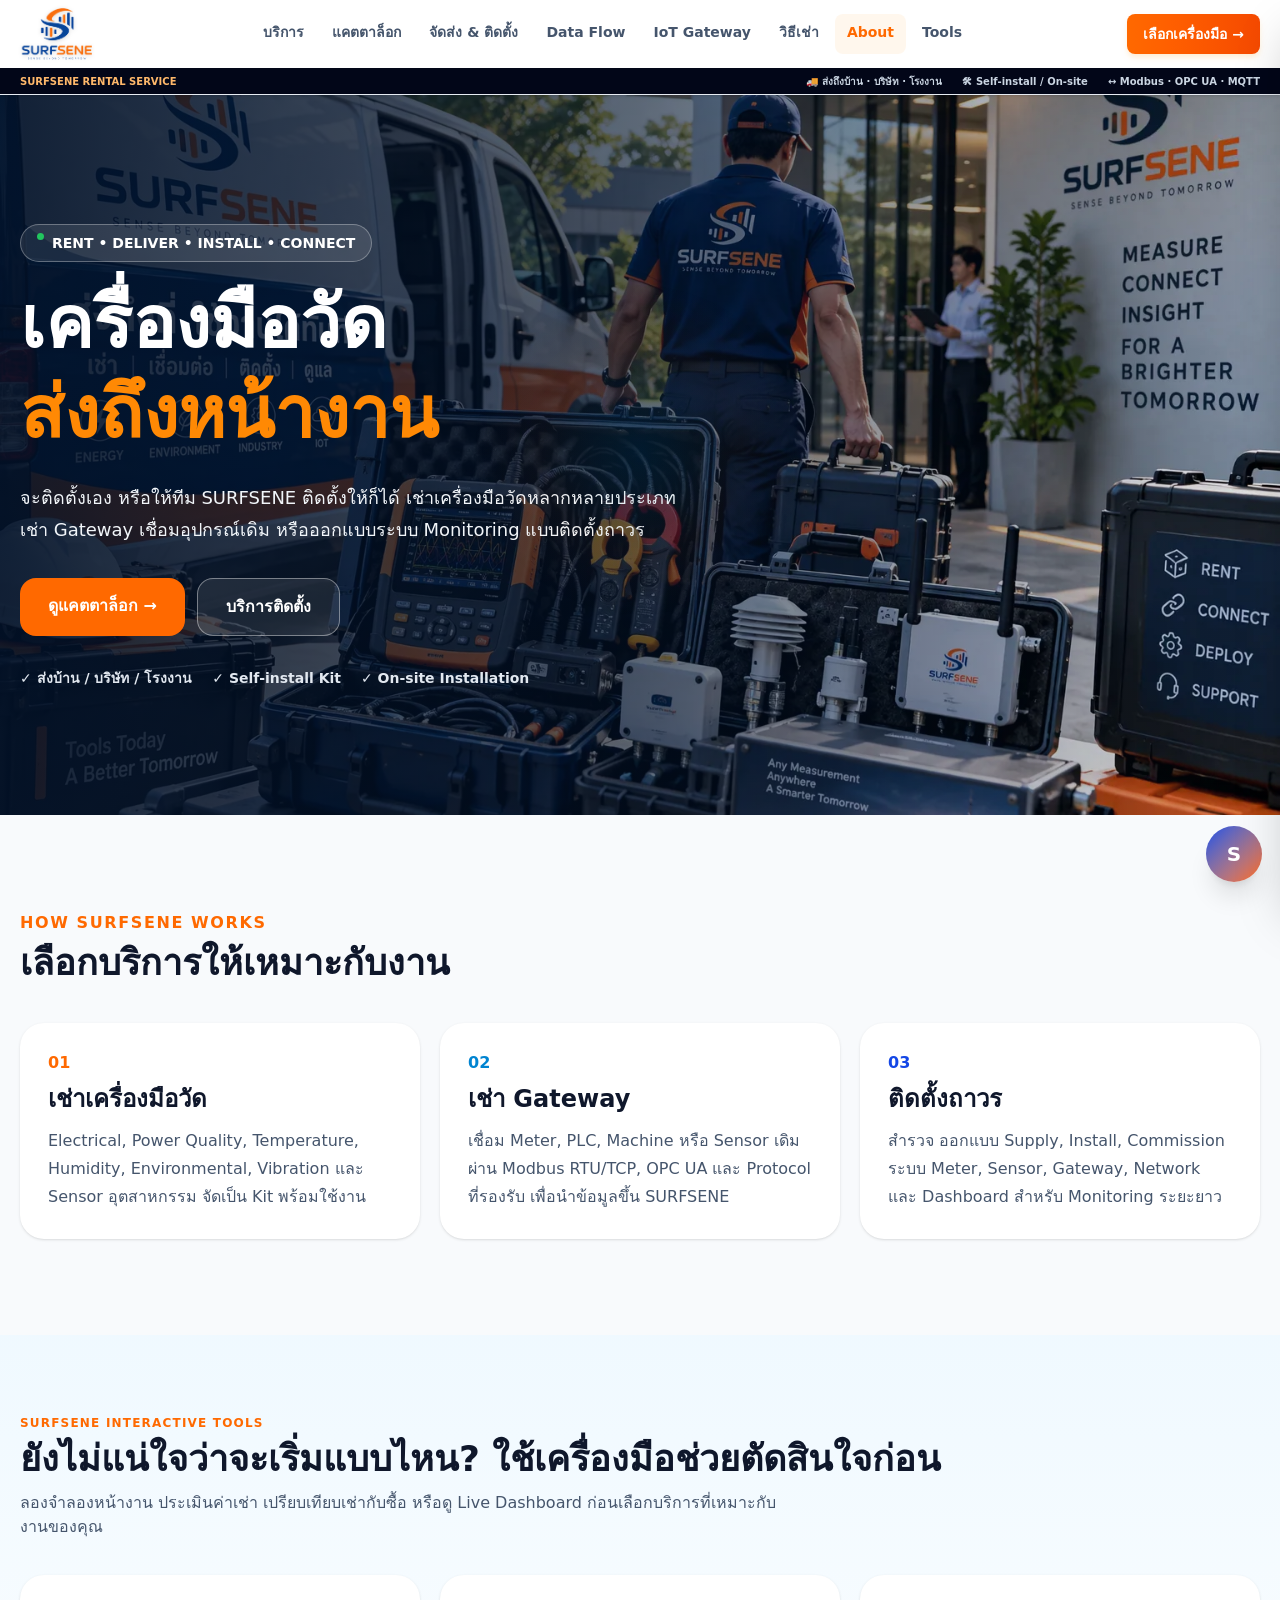
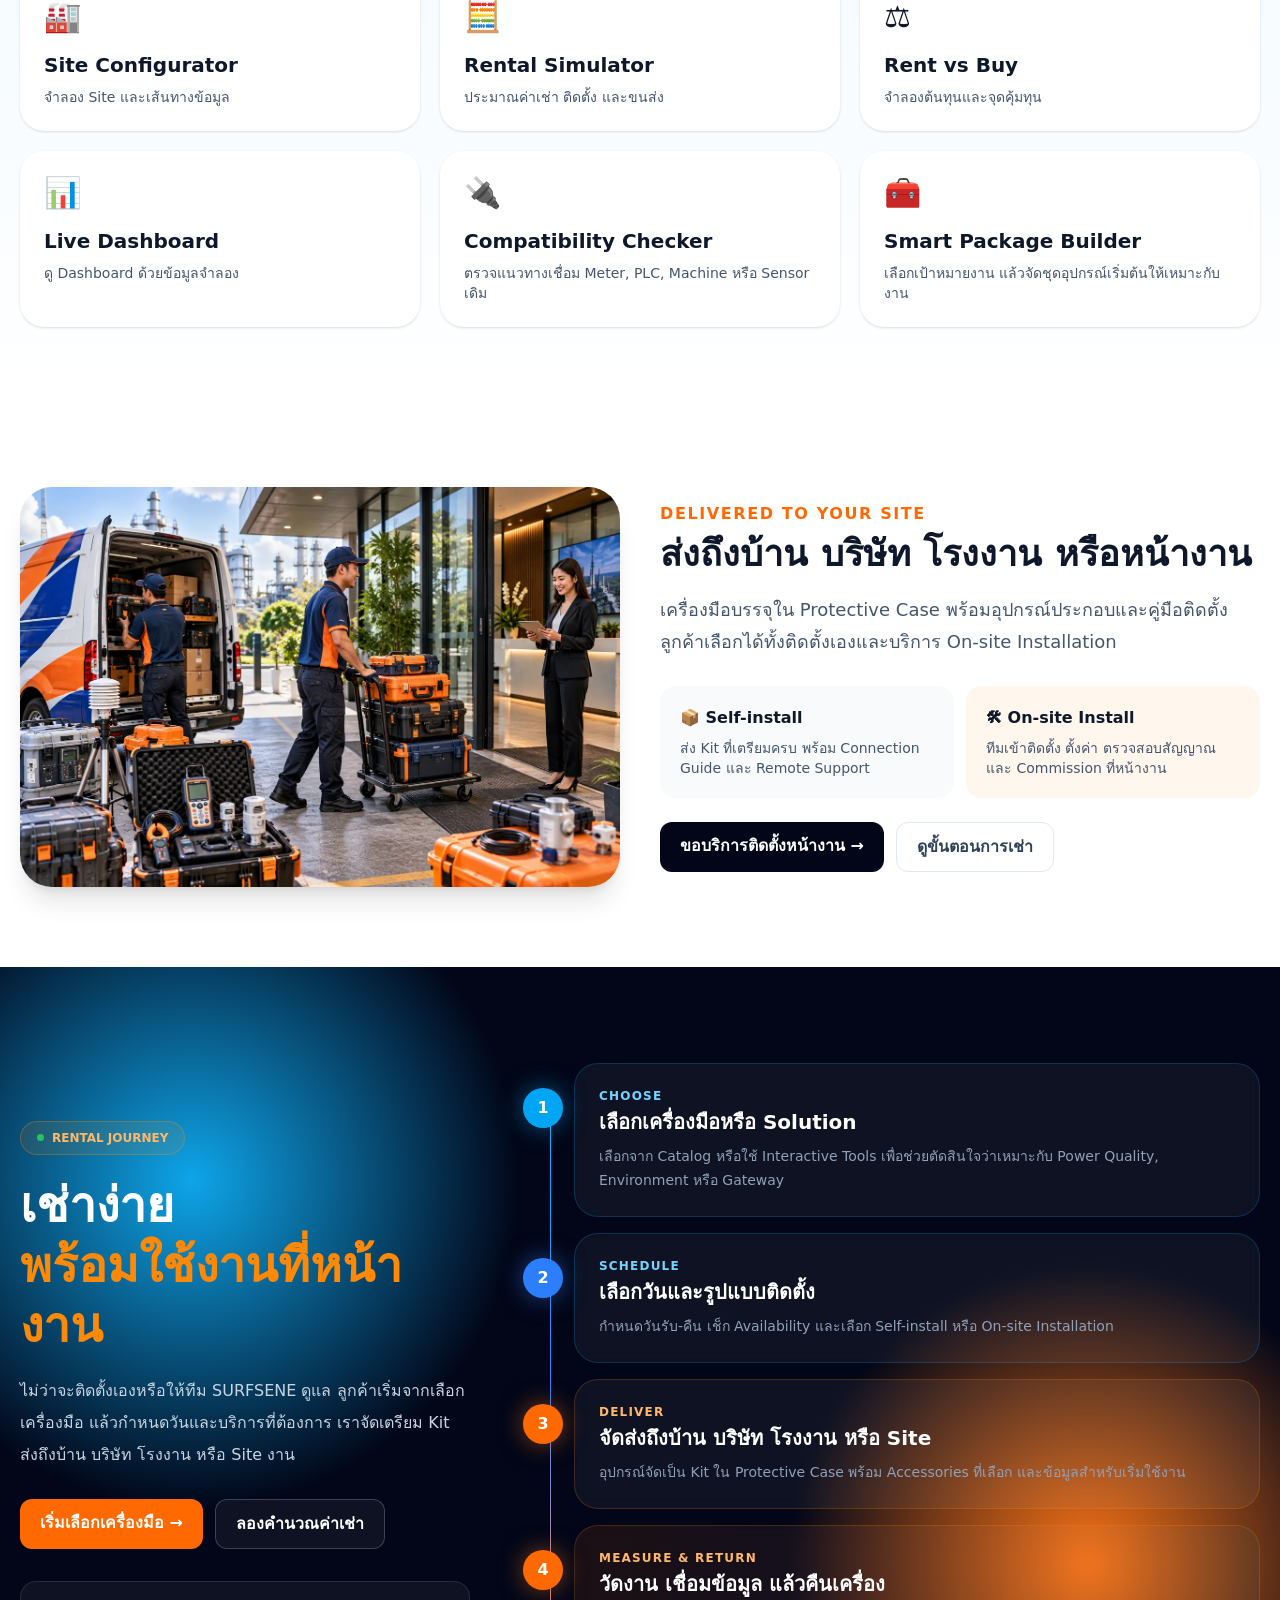
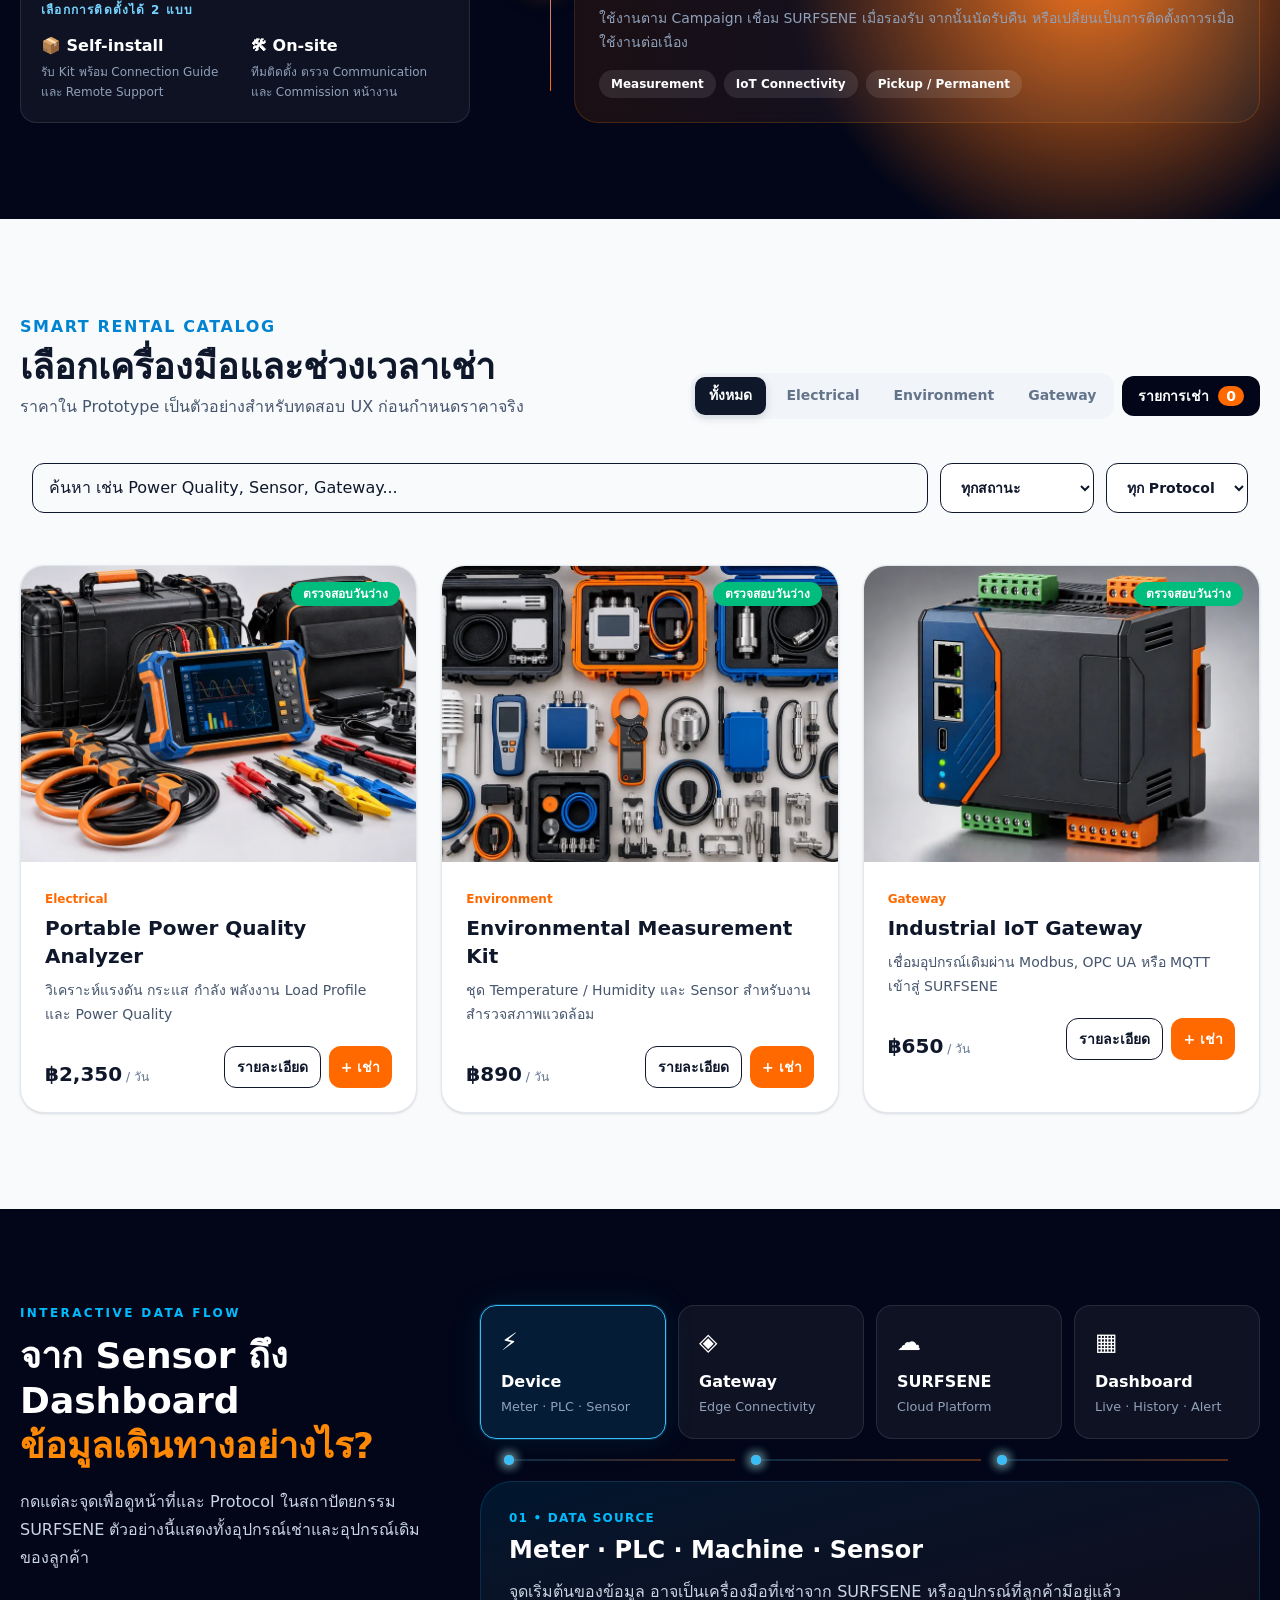
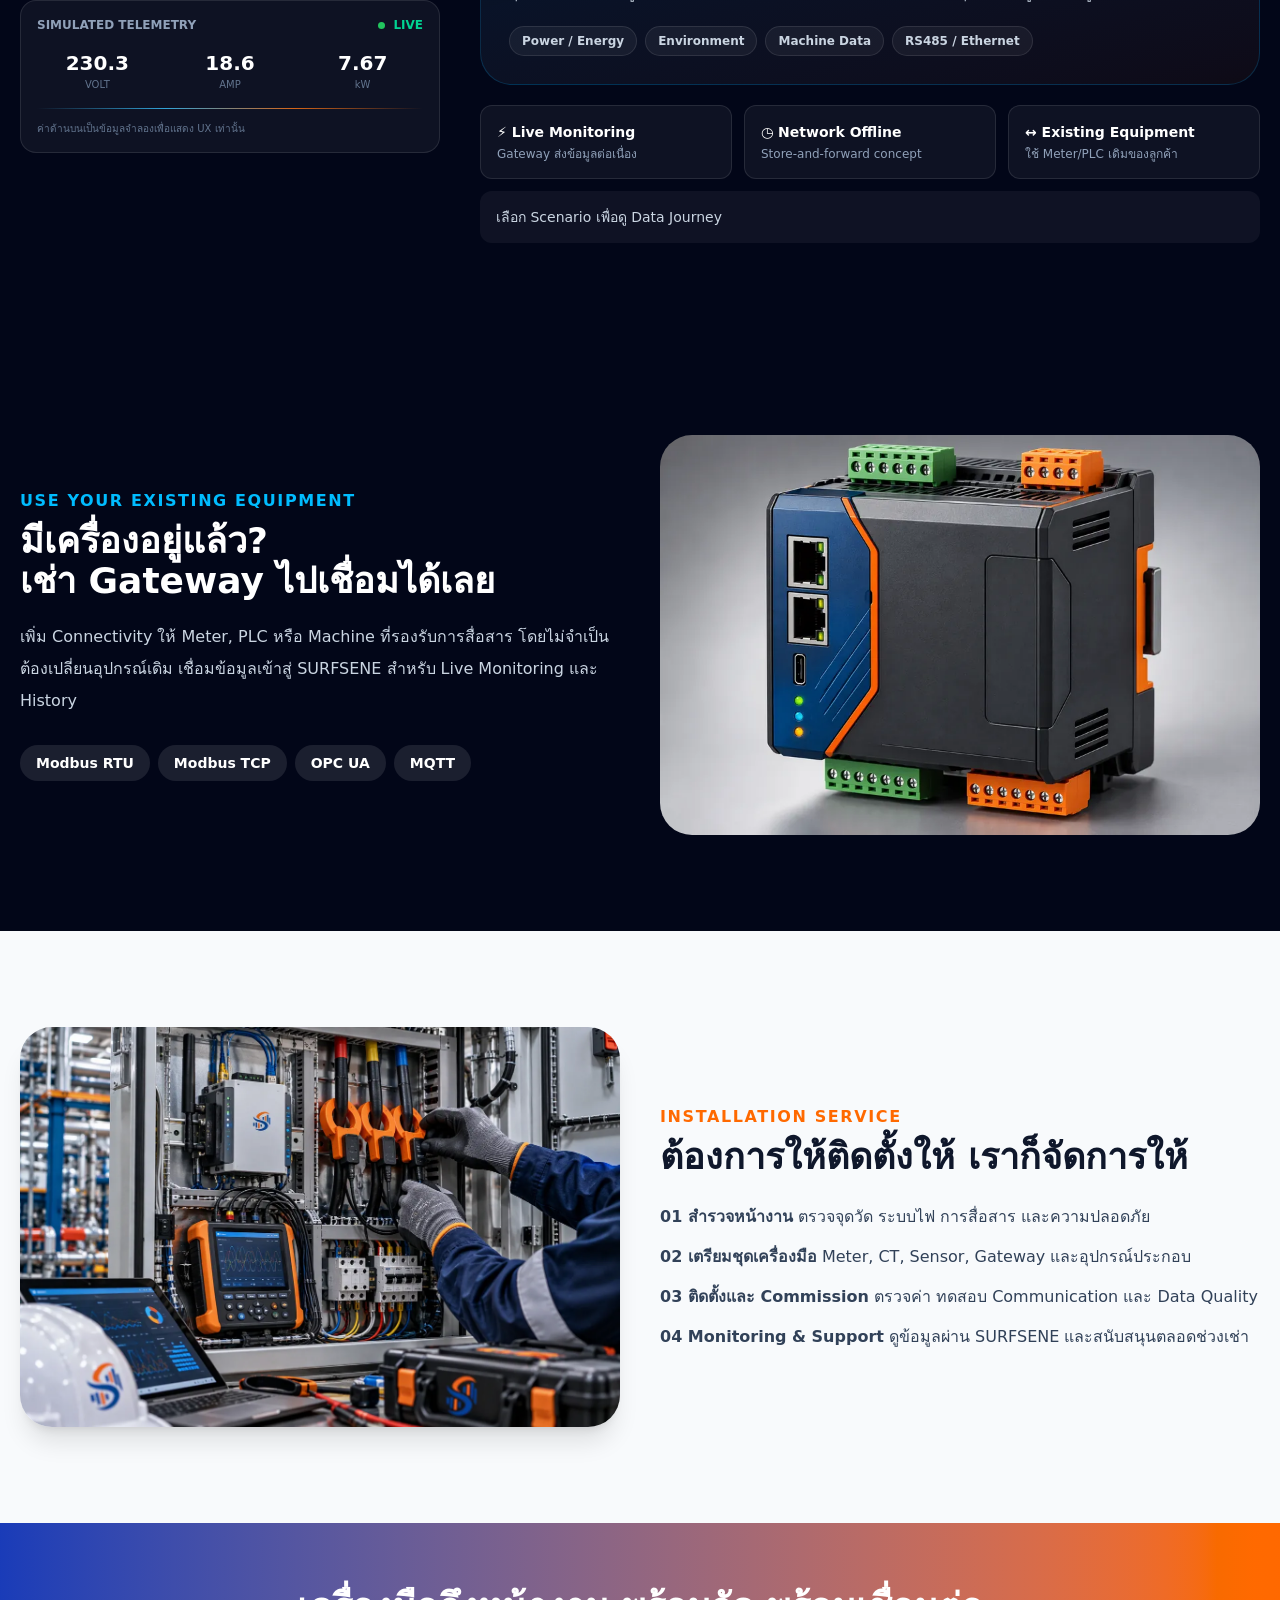
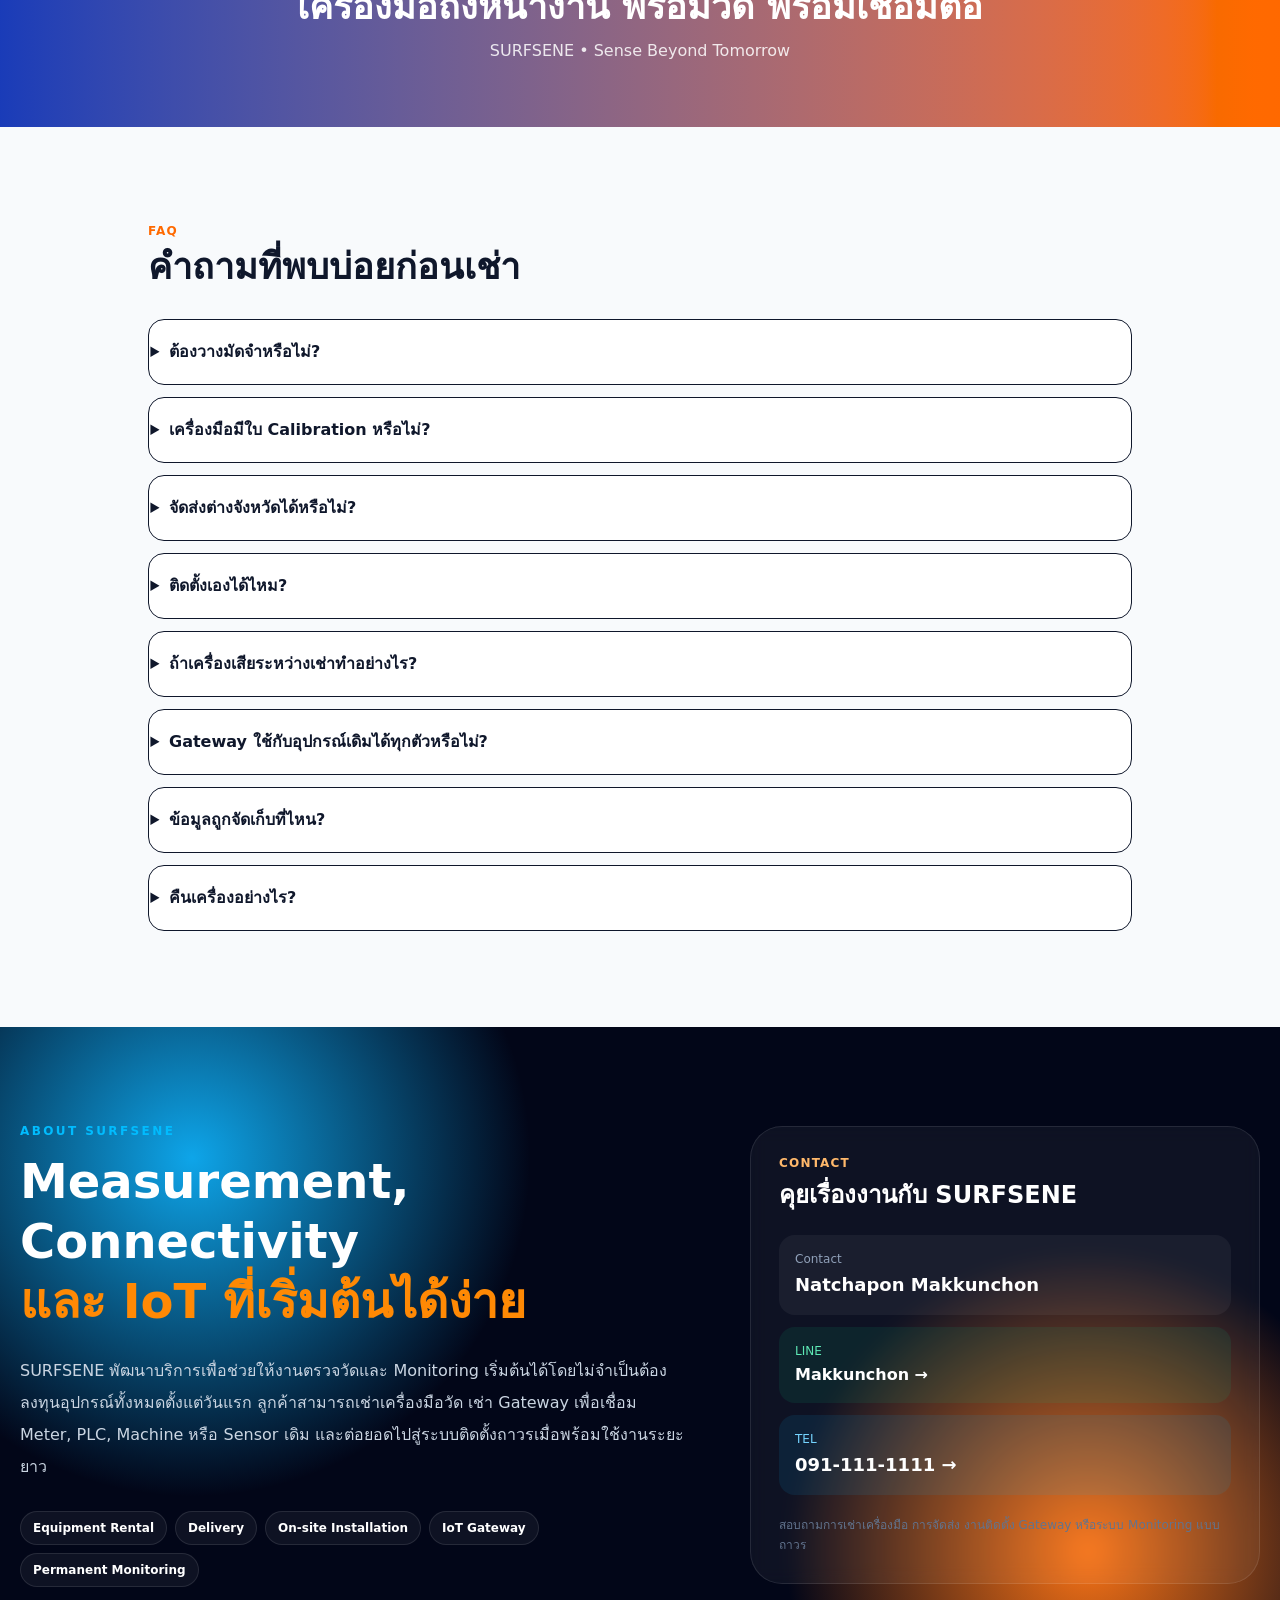
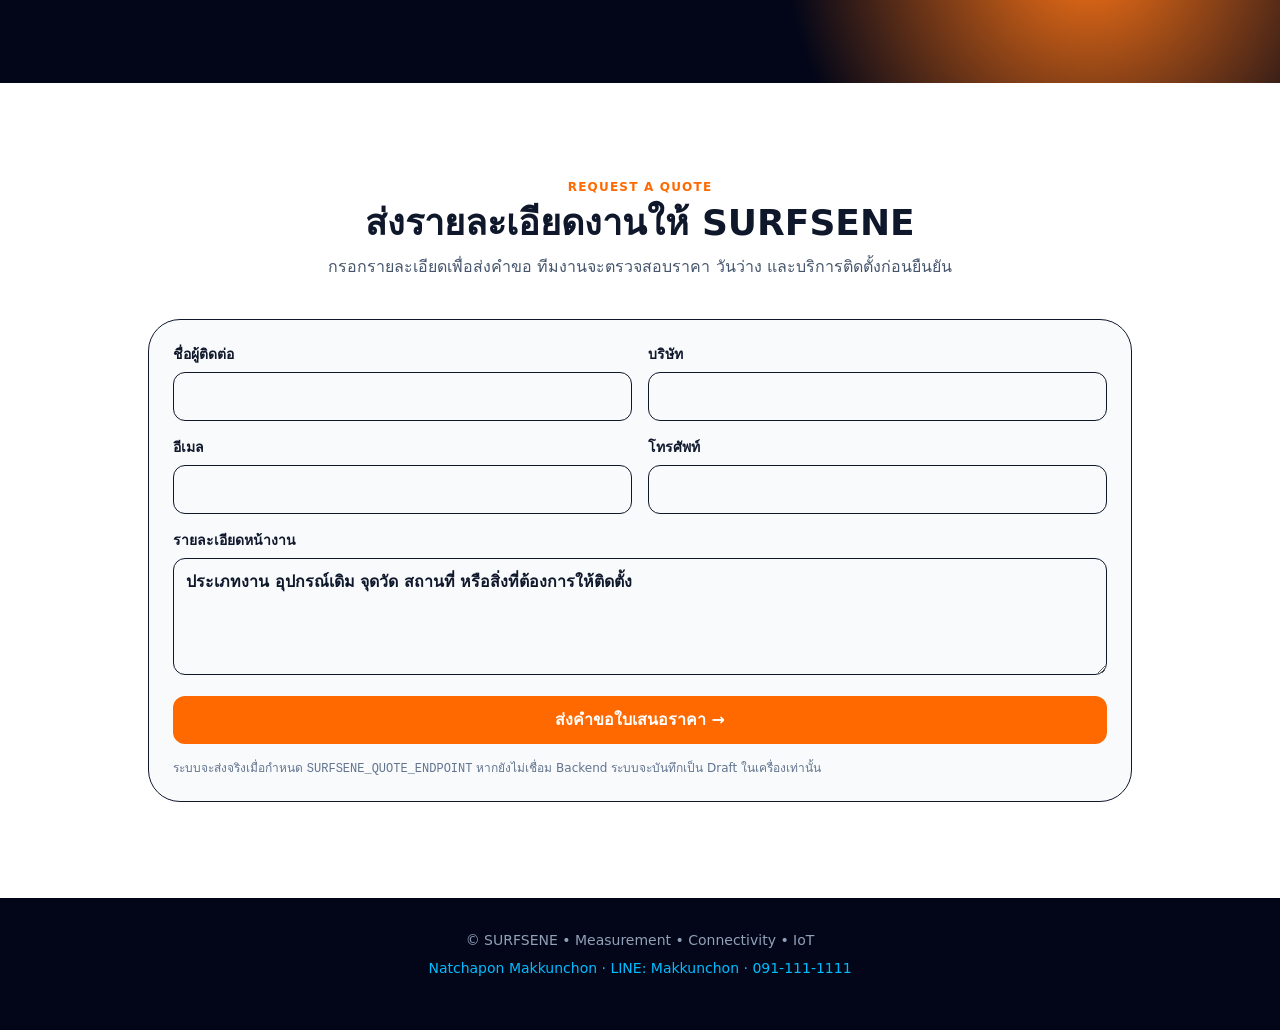
<file: index.html>
<!doctype html><html lang="th"><head><meta charset="utf-8"><meta name="viewport" content="width=device-width,initial-scale=1,viewport-fit=cover"><title>SURFSENE | Rent • Connect • Install</title><link rel="icon" href="assets/images/favicon.png"><link rel="stylesheet" href="assets/css/tailwind.css"><style>html{scroll-behavior:smooth}body{font-family:Inter,system-ui,"Segoe UI",sans-serif}.glass{background:#ffffffd9;backdrop-filter:blur(14px)}.card:hover{transform:translateY(-4px)}.hero{background:linear-gradient(90deg,rgba(2,17,39,.92),rgba(2,17,39,.62),rgba(2,17,39,.08)),url('assets/images/hero-delivery.webp') center/cover}
/* SURFSENE data-energy intro */
#surfIntro{position:fixed;inset:0;z-index:9999;display:grid;place-items:center;overflow:hidden;background:radial-gradient(circle at 50% 45%,#07336b 0,#041a38 34%,#020817 70%);transition:opacity .65s ease,visibility .65s ease}
#surfIntro.hide{opacity:0;visibility:hidden;pointer-events:none}.intro-grid{position:absolute;inset:-20%;opacity:.24;background-image:linear-gradient(rgba(14,165,233,.16) 1px,transparent 1px),linear-gradient(90deg,rgba(14,165,233,.16) 1px,transparent 1px);background-size:48px 48px;transform:perspective(500px) rotateX(62deg) translateY(20%);animation:gridFlow 2.2s linear infinite}.intro-data{position:absolute;inset:0;overflow:hidden}.data-line{position:absolute;height:1px;width:38vw;background:linear-gradient(90deg,transparent,#0ea5e9,#ff7a00,transparent);filter:drop-shadow(0 0 8px #0ea5e9);animation:dataFly 1.1s linear infinite}.data-line:nth-child(1){top:20%;left:-35%;animation-delay:.05s}.data-line:nth-child(2){top:38%;right:-35%;animation-direction:reverse;animation-delay:.25s}.data-line:nth-child(3){top:63%;left:-35%;animation-delay:.4s}.data-line:nth-child(4){top:78%;right:-35%;animation-direction:reverse;animation-delay:.7s}.intro-core{position:relative;width:min(70vw,720px);text-align:center;filter:drop-shadow(0 18px 40px rgba(0,0,0,.35));animation:coreIn 1.1s cubic-bezier(.2,.8,.2,1) both}.intro-logo{width:100%;max-height:320px;object-fit:contain;filter:drop-shadow(0 0 18px rgba(0,127,255,.28))}.energy-ring{position:absolute;left:50%;top:50%;width:65%;aspect-ratio:1;border:1px solid rgba(51,177,255,.45);border-radius:50%;transform:translate(-50%,-50%);box-shadow:0 0 45px rgba(0,153,255,.18),inset 0 0 45px rgba(0,153,255,.12);animation:ring 1.6s ease-out infinite}.bolt{position:absolute;inset:0;pointer-events:none}.bolt:before,.bolt:after{content:"";position:absolute;width:2px;height:44%;top:16%;background:linear-gradient(#fff,#43baff 48%,transparent);box-shadow:0 0 7px #fff,0 0 18px #129cff;clip-path:polygon(45% 0,100% 0,58% 44%,100% 44%,18% 100%,39% 55%,0 55%);opacity:0;animation:flash 1.1s ease-in-out infinite}.bolt:before{left:14%;transform:rotate(24deg)}.bolt:after{right:14%;transform:rotate(-23deg);animation-delay:.35s}.intro-status{margin-top:-16px;color:#9bdcff;font-size:11px;font-weight:900;letter-spacing:.32em;text-transform:uppercase;animation:statusBlink .75s ease infinite alternate}
@keyframes coreIn{from{opacity:0;transform:scale(.62);filter:blur(15px)}to{opacity:1;transform:scale(1);filter:blur(0)}}@keyframes dataFly{to{transform:translateX(170vw)}}@keyframes gridFlow{to{background-position:0 48px,48px 0}}@keyframes ring{from{opacity:.75;transform:translate(-50%,-50%) scale(.65)}to{opacity:0;transform:translate(-50%,-50%) scale(1.35)}}@keyframes flash{0%,36%,42%,100%{opacity:0}38%,40%{opacity:1}}@keyframes statusBlink{to{opacity:.48}}
@media(prefers-reduced-motion:reduce){#surfIntro{display:none}.data-line,.intro-core,.energy-ring,.bolt:before,.bolt:after{animation:none!important}}
.modal-open{overflow:hidden}.modal-backdrop{background:rgba(2,8,23,.78);backdrop-filter:blur(8px)}.cal-day{min-height:42px}.cal-busy{background:#fee2e2;color:#991b1b}.cal-free{background:#ecfdf5;color:#047857}.cal-selected{outline:2px solid #f97316;outline-offset:-2px}.nav-progress{position:fixed;left:0;top:0;z-index:10000;height:3px;width:0;background:linear-gradient(90deg,#0ea5e9,#2563eb,#f97316);box-shadow:0 0 12px #0ea5e9}.cursor-glow{position:fixed;z-index:25;width:340px;height:340px;border-radius:50%;pointer-events:none;transform:translate(-50%,-50%);background:radial-gradient(circle,rgba(14,165,233,.1),rgba(249,115,22,.035) 42%,transparent 70%);left:var(--mx,50%);top:var(--my,50%)}.reveal-v6{opacity:0;transform:translateY(22px);transition:.65s ease}.reveal-v6.v6-show{opacity:1;transform:none}.live-dot{display:inline-block;width:7px;height:7px;border-radius:50%;background:#22c55e;animation:lp 1.8s infinite}.float-help{position:fixed;right:18px;bottom:18px;z-index:70}.help-panel{position:absolute;right:0;bottom:60px;width:min(340px,calc(100vw - 36px));transition:.2s;transform-origin:bottom right}.help-hide{opacity:0;transform:scale(.92) translateY(8px);pointer-events:none}.signal-stream{position:absolute;inset:0;overflow:hidden;pointer-events:none}.signal-stream i{position:absolute;height:1px;width:32%;left:-35%;background:linear-gradient(90deg,transparent,#38bdf8,#f97316,transparent);animation:sig 5s linear infinite;opacity:.58}.signal-stream i:nth-child(1){top:25%}.signal-stream i:nth-child(2){top:55%;animation-delay:1.7s}.signal-stream i:nth-child(3){top:78%;animation-delay:3.3s}@keyframes sig{to{left:110%}}@keyframes lp{70%{box-shadow:0 0 0 9px rgba(34,197,94,0)}}@media(prefers-reduced-motion:reduce){.reveal-v6{opacity:1;transform:none}.cursor-glow,.signal-stream{display:none}}.mobile-drawer{transition:transform .25s ease}.drawer-closed{transform:translateX(100%)}.sticky-cart{transition:transform .3s ease,opacity .3s ease}.sticky-cart-hidden{transform:translateY(130%);opacity:0;pointer-events:none}.pkg-selected{outline:2px solid #f97316;background:#fff7ed}.search-input:focus{box-shadow:0 0 0 4px rgba(14,165,233,.12)}.cart-drawer{transition:transform .28s cubic-bezier(.2,.8,.2,1)}.cart-closed{transform:translateX(100%)}.compare-bar{transition:.25s ease}.compare-hidden{transform:translateY(140%);opacity:0;pointer-events:none}.quiz-option[aria-pressed="true"]{border-color:#f97316;background:#fff7ed;color:#9a3412}.toast{transition:.25s ease}.toast-hide{opacity:0;transform:translateY(12px);pointer-events:none}.flow-node{transition:.25s ease}.flow-node[aria-pressed="true"]{border-color:#38bdf8;background:rgba(14,165,233,.14);box-shadow:0 0 0 1px rgba(56,189,248,.2),0 0 32px rgba(14,165,233,.12)}.flow-track{position:relative;height:2px;background:linear-gradient(90deg,rgba(56,189,248,.2),rgba(249,115,22,.35));overflow:visible}.packet{position:absolute;top:-4px;left:-8px;width:10px;height:10px;border-radius:50%;background:#38bdf8;box-shadow:0 0 12px #38bdf8;animation:packetMove 2.2s linear infinite}.packet:nth-child(2){animation-delay:.75s;background:#f97316;box-shadow:0 0 12px #f97316}.packet:nth-child(3){animation-delay:1.5s}@keyframes packetMove{from{left:0}to{left:100%}}.flow-detail{transition:.25s ease}.mini-wave{background:linear-gradient(90deg,transparent,rgba(56,189,248,.85),rgba(249,115,22,.85),transparent);height:1px;animation:waveMove 2.8s linear infinite}@keyframes waveMove{from{transform:translateX(-100%)}to{transform:translateX(100%)}}@media(prefers-reduced-motion:reduce){.packet,.mini-wave{animation:none}}
/* V10.9 cross-device responsive hardening */
html{-webkit-text-size-adjust:100%;text-size-adjust:100%;scroll-padding-top:96px}body{overflow-x:hidden}img,video,canvas,svg{max-width:100%;height:auto}button,a,input,select,textarea{touch-action:manipulation}input,select,textarea{font-size:16px}button,a{min-height:40px}.safe-bottom{padding-bottom:max(12px,env(safe-area-inset-bottom))}@media(max-width:1023px){.hero{min-height:auto!important;background-position:62% center!important}.hero>div:not(.signal-stream){min-height:auto!important;padding-top:5rem!important;padding-bottom:5rem!important}.cursor-glow{display:none!important}}@media(max-width:767px){html{scroll-padding-top:78px}.hero{background-position:68% center!important}.hero h1{font-size:clamp(2.55rem,12vw,4rem)!important}.hero p{font-size:1rem!important;line-height:1.7!important}section{scroll-margin-top:82px}.flow-track{display:none!important}#productModal>div,#compareModal>div{border-radius:1.25rem!important}.float-help{right:12px!important;bottom:max(12px,env(safe-area-inset-bottom))!important}#miniCartBtn{right:16px!important;bottom:78px!important}.modal-backdrop{padding:10px!important}}@media(max-width:420px){header img[src*="logo"]{max-width:180px}.hero h1{font-size:2.45rem!important}#catalogGrid{grid-template-columns:1fr!important}.cart-drawer{max-width:100%!important}.help-panel{width:calc(100vw - 24px)!important}.flow-node{padding:1rem!important}}@media(min-width:1440px){.hero{background-position:center!important}}

/* V11.1 Smart Rental Catalog filter fix */
.catalog-tabs{display:flex;flex-wrap:wrap;gap:6px;padding:4px;background:#f1f5f9;border-radius:14px;width:max-content;max-width:100%}.catalog-tab{appearance:none;border:0!important;outline:0;background:transparent;color:#64748b;border-radius:10px;padding:9px 14px;font-size:14px;font-weight:800;line-height:1.2;min-height:38px;box-shadow:none!important;transition:background .18s ease,color .18s ease,box-shadow .18s ease}.catalog-tab:hover{background:#fff;color:#0f172a}.catalog-tab.is-active{background:#0f172a;color:#fff;box-shadow:0 3px 10px rgba(15,23,42,.14)!important}.catalog-tab:focus-visible{box-shadow:0 0 0 3px rgba(14,165,233,.25)!important}.catalog-card{border:1px solid #e2e8f0}.catalog-card:hover{border-color:#cbd5e1}@media(max-width:640px){.catalog-tabs{width:100%;display:grid;grid-template-columns:repeat(2,minmax(0,1fr))}.catalog-tab{width:100%;padding-inline:8px}}
:focus-visible{outline:3px solid rgba(14,165,233,.45);outline-offset:3px}details summary{list-style-position:outside}</style></head><body class="min-w-0 bg-slate-50 text-slate-900"><div id="scrollProgress" class="nav-progress"></div><div class="cursor-glow hidden lg:block"></div>
<div id="surfIntro" aria-hidden="true"><div class="intro-grid"></div><div class="intro-data"><i class="data-line"></i><i class="data-line"></i><i class="data-line"></i><i class="data-line"></i></div><div class="intro-core"><div class="energy-ring"></div><div class="bolt"></div><img class="intro-logo" src="assets/images/logo.png" alt=""><div class="intro-status">Connecting data • Initializing SURFSENE</div></div></div>

<header class="sticky top-0 z-50 border-b border-slate-200/80 bg-white/95 shadow-sm backdrop-blur">
<nav class="mx-auto flex h-[68px] max-w-7xl items-center justify-between gap-4 px-5">
<a href="#" class="relative z-10 shrink-0"><img src="assets/images/logo.png" class="h-[64px] w-auto max-w-[190px] object-contain drop-shadow-sm sm:h-[72px] lg:h-[82px] lg:max-w-none" alt="SURFSENE"></a>
<div class="hidden flex-1 items-center justify-center lg:flex"><div class="flex items-center gap-1 text-sm font-bold text-slate-600"><a class="rounded-lg px-3 py-2 hover:bg-slate-100 hover:text-orange-500" href="#services">บริการ</a><a class="rounded-lg px-3 py-2 hover:bg-slate-100 hover:text-orange-500" href="#catalog">แคตตาล็อก</a><a class="rounded-lg px-3 py-2 hover:bg-slate-100 hover:text-orange-500" href="#delivery">จัดส่ง & ติดตั้ง</a><a class="rounded-lg px-3 py-2 hover:bg-slate-100 hover:text-orange-500" href="#data-flow">Data Flow</a><a class="rounded-lg px-3 py-2 hover:bg-slate-100 hover:text-orange-500" href="#connect">IoT Gateway</a><a class="rounded-lg px-3 py-2 hover:bg-slate-100 hover:text-orange-500" href="#how-rent">วิธีเช่า</a><a class="rounded-lg px-3 py-2 hover:bg-slate-100 hover:text-orange-500" href="#about">About</a><a class="rounded-lg px-3 py-2 hover:bg-slate-100 hover:text-orange-500" href="#tools">Tools</a></div></div>
<div class="flex shrink-0 items-center gap-2"><a href="#catalog" class="hidden rounded-lg bg-gradient-to-r from-orange-500 to-orange-600 px-4 py-2.5 text-sm font-black text-white shadow-md shadow-orange-100 sm:inline-flex">เลือกเครื่องมือ →</a></div>
<button id="mobileMenuBtn" type="button" class="grid h-11 w-11 shrink-0 place-items-center rounded-xl border bg-white text-xl lg:hidden" aria-label="เปิดเมนู">☰</button></nav>
<div class="bg-slate-950 text-white"><div class="mx-auto flex h-[26px] max-w-7xl items-center justify-between overflow-hidden px-5 text-[10px] font-bold"><span class="whitespace-nowrap text-orange-300">SURFSENE RENTAL SERVICE</span><div class="hidden gap-5 whitespace-nowrap text-slate-300 sm:flex"><span>🚚 ส่งถึงบ้าน · บริษัท · โรงงาน</span><span>🛠 Self-install / On-site</span><span>↔ Modbus · OPC UA · MQTT</span></div></div></div>
</header><aside id="mobileDrawer" class="mobile-drawer drawer-closed safe-bottom fixed right-0 top-0 z-[110] h-[100dvh] w-[88%] max-w-sm overflow-y-auto bg-white p-5 shadow-2xl lg:hidden"><div class="flex items-center justify-between"><img src="assets/images/logo.png" class="h-16 w-auto"><button id="mobileClose" type="button" class="grid h-10 w-10 place-items-center rounded-full bg-slate-100 text-xl">×</button></div><nav class="mt-8 grid gap-2 text-base font-black"><a class="rounded-xl p-3 hover:bg-orange-50" href="#services">บริการ</a><a class="rounded-xl p-3 hover:bg-orange-50" href="#catalog">แคตตาล็อก</a><a class="rounded-xl p-3 hover:bg-orange-50" href="#delivery">จัดส่ง & ติดตั้ง</a><a class="rounded-xl p-3 hover:bg-orange-50" href="#connect">IoT Gateway</a><a class="rounded-xl p-3 hover:bg-orange-50" href="#how-rent">วิธีเช่า</a><a class="rounded-xl p-3 hover:bg-orange-50" href="#tools">Tools</a><a class="rounded-xl p-3 hover:bg-orange-50" href="#about">About</a><a class="rounded-xl p-3 hover:bg-orange-50" href="#quote">ขอใบเสนอราคา</a></nav></aside><div id="drawerShade" class="fixed inset-0 z-[105] hidden bg-slate-950/50 lg:hidden"></div>
<main>
<section class="hero relative min-h-[720px] overflow-hidden text-white"><div class="signal-stream"><i></i><i></i><i></i></div><div class="mx-auto flex min-h-[720px] max-w-7xl items-center px-5 py-24"><div class="max-w-3xl"><p class="mb-4 inline-flex rounded-full border border-white/30 bg-white/10 px-4 py-2 text-sm font-black"><span class="live-dot mr-2"></span> RENT • DELIVER • INSTALL • CONNECT</p><h1 class="text-5xl font-black leading-tight sm:text-7xl">เครื่องมือวัด<br><span class="text-orange-400">ส่งถึงหน้างาน</span></h1><p class="mt-6 max-w-2xl text-lg leading-8 text-slate-100">จะติดตั้งเอง หรือให้ทีม SURFSENE ติดตั้งให้ก็ได้ เช่าเครื่องมือวัดหลากหลายประเภท เช่า Gateway เชื่อมอุปกรณ์เดิม หรือออกแบบระบบ Monitoring แบบติดตั้งถาวร</p><div class="mt-8 flex flex-wrap gap-3"><a href="#catalog" class="rounded-2xl bg-orange-500 px-7 py-4 font-black">ดูแคตตาล็อก →</a><a href="#delivery" class="rounded-2xl border border-white/40 bg-white/10 px-7 py-4 font-black">บริการติดตั้ง</a></div><div class="mt-8 flex flex-wrap gap-5 text-sm font-bold text-slate-200"><span>✓ ส่งบ้าน / บริษัท / โรงงาน</span><span>✓ Self-install Kit</span><span>✓ On-site Installation</span></div></div></div></section>
<section id="services" class="mx-auto max-w-7xl px-5 py-24"><p class="font-black tracking-widest text-orange-500">HOW SURFSENE WORKS</p><h2 class="mt-2 text-4xl font-black">เลือกบริการให้เหมาะกับงาน</h2><div class="mt-10 grid gap-5 md:grid-cols-3"><article class="rounded-3xl bg-white p-7 shadow-sm"><b class="text-orange-500">01</b><h3 class="mt-2 text-2xl font-black">เช่าเครื่องมือวัด</h3><p class="mt-3 leading-7 text-slate-600">Electrical, Power Quality, Temperature, Humidity, Environmental, Vibration และ Sensor อุตสาหกรรม จัดเป็น Kit พร้อมใช้งาน</p></article><article class="rounded-3xl bg-white p-7 shadow-sm"><b class="text-sky-600">02</b><h3 class="mt-2 text-2xl font-black">เช่า Gateway</h3><p class="mt-3 leading-7 text-slate-600">เชื่อม Meter, PLC, Machine หรือ Sensor เดิมผ่าน Modbus RTU/TCP, OPC UA และ Protocol ที่รองรับ เพื่อนำข้อมูลขึ้น SURFSENE</p></article><article class="rounded-3xl bg-white p-7 shadow-sm"><b class="text-blue-700">03</b><h3 class="mt-2 text-2xl font-black">ติดตั้งถาวร</h3><p class="mt-3 leading-7 text-slate-600">สำรวจ ออกแบบ Supply, Install, Commission ระบบ Meter, Sensor, Gateway, Network และ Dashboard สำหรับ Monitoring ระยะยาว</p></article></div></section>
<section id="tools" class="bg-gradient-to-b from-sky-50 to-white py-20"><div class="mx-auto max-w-7xl px-5"><p class="text-xs font-black tracking-widest text-orange-500">SURFSENE INTERACTIVE TOOLS</p><h2 class="mt-2 text-4xl font-black">ยังไม่แน่ใจว่าจะเริ่มแบบไหน? ใช้เครื่องมือช่วยตัดสินใจก่อน</h2><p class="mt-3 max-w-3xl text-slate-600">ลองจำลองหน้างาน ประเมินค่าเช่า เปรียบเทียบเช่ากับซื้อ หรือดู Live Dashboard ก่อนเลือกบริการที่เหมาะกับงานของคุณ</p><div class="mt-9 grid gap-5 md:grid-cols-2 lg:grid-cols-3"><a href="site-configurator.html" class="rounded-3xl bg-white p-6 shadow-sm transition hover:-translate-y-1 hover:shadow-xl"><span class="text-3xl">🏭</span><h3 class="mt-4 text-xl font-black">Site Configurator</h3><p class="mt-2 text-sm text-slate-600">จำลอง Site และเส้นทางข้อมูล</p></a><a href="rental-simulator.html" class="rounded-3xl bg-white p-6 shadow-sm transition hover:-translate-y-1 hover:shadow-xl"><span class="text-3xl">🧮</span><h3 class="mt-4 text-xl font-black">Rental Simulator</h3><p class="mt-2 text-sm text-slate-600">ประมาณค่าเช่า ติดตั้ง และขนส่ง</p></a><a href="rent-vs-buy.html" class="rounded-3xl bg-white p-6 shadow-sm transition hover:-translate-y-1 hover:shadow-xl"><span class="text-3xl">⚖️</span><h3 class="mt-4 text-xl font-black">Rent vs Buy</h3><p class="mt-2 text-sm text-slate-600">จำลองต้นทุนและจุดคุ้มทุน</p></a><a href="live-dashboard.html" class="rounded-3xl bg-white p-6 shadow-sm transition hover:-translate-y-1 hover:shadow-xl"><span class="text-3xl">📊</span><h3 class="mt-4 text-xl font-black">Live Dashboard</h3><p class="mt-2 text-sm text-slate-600">ดู Dashboard ด้วยข้อมูลจำลอง</p></a><a href="compatibility-checker.html" class="rounded-3xl bg-white p-6 shadow-sm transition hover:-translate-y-1 hover:shadow-xl"><span class="text-3xl">🔌</span><h3 class="mt-4 text-xl font-black">Compatibility Checker</h3><p class="mt-2 text-sm text-slate-600">ตรวจแนวทางเชื่อม Meter, PLC, Machine หรือ Sensor เดิม</p></a><a href="package-builder.html" class="rounded-3xl bg-white p-6 shadow-sm transition hover:-translate-y-1 hover:shadow-xl"><span class="text-3xl">🧰</span><h3 class="mt-4 text-xl font-black">Smart Package Builder</h3><p class="mt-2 text-sm text-slate-600">เลือกเป้าหมายงาน แล้วจัดชุดอุปกรณ์เริ่มต้นให้เหมาะกับงาน</p></a></div></div></section><section id="delivery" class="bg-white py-20"><div class="mx-auto grid max-w-7xl gap-10 px-5 lg:grid-cols-2 lg:items-center"><img decoding="async" src="assets/images/delivery-service.webp" class="rounded-[2rem] shadow-xl" alt="บริการจัดส่งเครื่องมือ"><div><p class="font-black tracking-widest text-orange-500">DELIVERED TO YOUR SITE</p><h2 class="mt-2 text-4xl font-black">ส่งถึงบ้าน บริษัท โรงงาน หรือหน้างาน</h2><p class="mt-5 text-lg leading-8 text-slate-600">เครื่องมือบรรจุใน Protective Case พร้อมอุปกรณ์ประกอบและคู่มือติดตั้ง ลูกค้าเลือกได้ทั้งติดตั้งเองและบริการ On-site Installation</p><div class="mt-7 grid gap-3 sm:grid-cols-2"><div class="rounded-2xl bg-slate-50 p-5"><b>📦 Self-install</b><p class="mt-2 text-sm text-slate-600">ส่ง Kit ที่เตรียมครบ พร้อม Connection Guide และ Remote Support</p></div><div class="rounded-2xl bg-orange-50 p-5"><b>🛠 On-site Install</b><p class="mt-2 text-sm text-slate-600">ทีมเข้าติดตั้ง ตั้งค่า ตรวจสอบสัญญาณ และ Commission ที่หน้างาน</p></div></div><div class="mt-6 flex flex-wrap gap-3"><a href="#quote" class="rounded-xl bg-slate-950 px-5 py-3 font-black text-white">ขอบริการติดตั้งหน้างาน →</a><a href="#how-rent" class="rounded-xl border border-slate-200 bg-white px-5 py-3 font-black text-slate-700">ดูขั้นตอนการเช่า</a></div></div></div></section>
<section id="how-rent" class="relative overflow-hidden bg-slate-950 py-24 text-white"><div class="absolute inset-0 opacity-20" style="background-image:radial-gradient(circle at 15% 25%,#0ea5e9 0,transparent 26%),radial-gradient(circle at 85% 70%,#f97316 0,transparent 24%)"></div><div class="relative mx-auto max-w-7xl px-5"><div class="grid gap-10 lg:grid-cols-[.75fr_1.25fr] lg:items-start"><div class="lg:sticky lg:top-32"><div class="inline-flex items-center gap-2 rounded-full border border-orange-400/30 bg-orange-400/10 px-4 py-2 text-xs font-black text-orange-300"><span class="live-dot"></span> RENTAL JOURNEY</div><h2 class="mt-5 text-4xl font-black leading-tight sm:text-5xl">เช่าง่าย<br><span class="text-orange-400">พร้อมใช้งานที่หน้างาน</span></h2><p class="mt-5 max-w-lg leading-8 text-slate-300">ไม่ว่าจะติดตั้งเองหรือให้ทีม SURFSENE ดูแล ลูกค้าเริ่มจากเลือกเครื่องมือ แล้วกำหนดวันและบริการที่ต้องการ เราจัดเตรียม Kit ส่งถึงบ้าน บริษัท โรงงาน หรือ Site งาน</p><div class="mt-7 flex flex-wrap gap-3"><a href="#catalog" class="rounded-xl bg-orange-500 px-5 py-3 font-black text-white">เริ่มเลือกเครื่องมือ →</a><a href="rental-simulator.html" class="rounded-xl border border-white/20 bg-white/5 px-5 py-3 font-black">ลองคำนวณค่าเช่า</a></div><div class="mt-8 rounded-2xl border border-white/10 bg-white/5 p-5"><p class="text-xs font-black tracking-widest text-sky-300">เลือกการติดตั้งได้ 2 แบบ</p><div class="mt-4 grid gap-3 sm:grid-cols-2"><div><b>📦 Self-install</b><p class="mt-1 text-xs leading-5 text-slate-400">รับ Kit พร้อม Connection Guide และ Remote Support</p></div><div><b>🛠 On-site</b><p class="mt-1 text-xs leading-5 text-slate-400">ทีมติดตั้ง ตรวจ Communication และ Commission หน้างาน</p></div></div></div></div><div class="relative"><div class="absolute bottom-8 left-[31px] top-8 w-px bg-gradient-to-b from-sky-400 via-blue-500 to-orange-500 sm:left-10"></div><div class="grid gap-4">
<article class="relative ml-16 rounded-3xl border border-sky-400/20 bg-white/5 p-6 backdrop-blur"><div class="absolute -left-[52px] top-6 grid h-10 w-10 place-items-center rounded-full bg-sky-500 font-black shadow-[0_0_24px_rgba(14,165,233,.5)]">1</div><p class="text-xs font-black tracking-widest text-sky-300">CHOOSE</p><h3 class="mt-1 text-xl font-black">เลือกเครื่องมือหรือ Solution</h3><p class="mt-2 text-sm leading-6 text-slate-400">เลือกจาก Catalog หรือใช้ Interactive Tools เพื่อช่วยตัดสินใจว่าเหมาะกับ Power Quality, Environment หรือ Gateway</p></article>
<article class="relative ml-16 rounded-3xl border border-sky-400/20 bg-white/5 p-6 backdrop-blur"><div class="absolute -left-[52px] top-6 grid h-10 w-10 place-items-center rounded-full bg-blue-500 font-black shadow-[0_0_24px_rgba(59,130,246,.5)]">2</div><p class="text-xs font-black tracking-widest text-sky-300">SCHEDULE</p><h3 class="mt-1 text-xl font-black">เลือกวันและรูปแบบติดตั้ง</h3><p class="mt-2 text-sm leading-6 text-slate-400">กำหนดวันรับ-คืน เช็ก Availability และเลือก Self-install หรือ On-site Installation</p></article>
<article class="relative ml-16 rounded-3xl border border-orange-400/20 bg-white/5 p-6 backdrop-blur"><div class="absolute -left-[52px] top-6 grid h-10 w-10 place-items-center rounded-full bg-orange-500 font-black shadow-[0_0_24px_rgba(249,115,22,.5)]">3</div><p class="text-xs font-black tracking-widest text-orange-300">DELIVER</p><h3 class="mt-1 text-xl font-black">จัดส่งถึงบ้าน บริษัท โรงงาน หรือ Site</h3><p class="mt-2 text-sm leading-6 text-slate-400">อุปกรณ์จัดเป็น Kit ใน Protective Case พร้อม Accessories ที่เลือก และข้อมูลสำหรับเริ่มใช้งาน</p></article>
<article class="relative ml-16 rounded-3xl border border-orange-400/20 bg-gradient-to-r from-orange-500/10 to-sky-500/5 p-6 backdrop-blur"><div class="absolute -left-[52px] top-6 grid h-10 w-10 place-items-center rounded-full bg-orange-500 font-black shadow-[0_0_24px_rgba(249,115,22,.5)]">4</div><p class="text-xs font-black tracking-widest text-orange-300">MEASURE & RETURN</p><h3 class="mt-1 text-xl font-black">วัดงาน เชื่อมข้อมูล แล้วคืนเครื่อง</h3><p class="mt-2 text-sm leading-6 text-slate-400">ใช้งานตาม Campaign เชื่อม SURFSENE เมื่อรองรับ จากนั้นนัดรับคืน หรือเปลี่ยนเป็นการติดตั้งถาวรเมื่อใช้งานต่อเนื่อง</p><div class="mt-4 flex flex-wrap gap-2 text-xs font-bold"><span class="rounded-full bg-white/10 px-3 py-1.5">Measurement</span><span class="rounded-full bg-white/10 px-3 py-1.5">IoT Connectivity</span><span class="rounded-full bg-white/10 px-3 py-1.5">Pickup / Permanent</span></div></article>
</div></div></div></div></section><section id="catalog" class="mx-auto max-w-7xl px-5 py-24"><p class="font-black tracking-widest text-sky-600">SMART RENTAL CATALOG</p><div class="mt-2 flex flex-col gap-5 lg:flex-row lg:items-end lg:justify-between"><div><h2 class="text-4xl font-black">เลือกเครื่องมือและช่วงเวลาเช่า</h2><p class="mt-2 text-slate-600">ราคาใน Prototype เป็นตัวอย่างสำหรับทดสอบ UX ก่อนกำหนดราคาจริง</p></div><div class="flex flex-wrap items-center gap-2"><div id="filters" class="catalog-tabs" role="tablist" aria-label="ประเภทเครื่องมือ"></div><button id="cartBtn" class="rounded-xl bg-slate-950 px-4 py-2.5 text-sm font-black text-white">รายการเช่า <span id="cartCount" class="ml-1 rounded-full bg-orange-500 px-2 py-0.5">0</span></button></div></div><div class="mt-8 grid gap-3 rounded-2xl bg-slate-50 p-3 md:grid-cols-[1fr_auto_auto]"><label class="sr-only" for="productSearch">ค้นหาเครื่องมือ</label><input id="productSearch" class="search-input rounded-xl border px-4 py-3 outline-none" placeholder="ค้นหา เช่น Power Quality, Sensor, Gateway..."><select id="availabilityFilter" class="rounded-xl border bg-white px-4 py-3 text-sm font-bold"><option value="all">ทุกสถานะ</option><option value="available">ตรวจสอบวันว่าง</option></select><select id="protocolFilter" class="rounded-xl border bg-white px-4 py-3 text-sm font-bold"><option value="all">ทุก Protocol</option><option>Modbus</option><option>OPC UA</option><option>MQTT</option></select></div><div id="catalogGrid" class="mt-10 grid gap-6 md:grid-cols-2 lg:grid-cols-3"></div></section>
<section id="rentalCart" class="hidden border-y bg-orange-50/60 py-12"><div class="mx-auto max-w-7xl px-5"><div class="flex items-center justify-between"><div><p class="text-xs font-black tracking-widest text-orange-500">RENTAL CART</p><h2 class="mt-1 text-3xl font-black">รายการเช่าของคุณ</h2></div><button id="clearCart" class="text-sm font-bold text-slate-500">ล้างรายการ</button></div><div id="cartItems" class="mt-7 grid gap-3"></div><div class="mt-6 grid gap-4 rounded-3xl bg-white p-6 shadow-sm sm:grid-cols-3"><label class="text-sm font-bold">วันที่รับเครื่อง<input id="startDate" type="date" class="mt-2 w-full rounded-xl border p-3"></label><label class="text-sm font-bold">วันที่คืน<input id="endDate" type="date" class="mt-2 w-full rounded-xl border p-3"></label><label class="text-sm font-bold">การติดตั้ง<select id="installMode" class="mt-2 w-full rounded-xl border bg-white p-3"><option>ติดตั้งเอง + Remote Support</option><option>On-site Installation</option><option>ต้องการให้ประเมินหน้างาน</option></select></label><div class="sm:col-span-3 flex flex-wrap items-center justify-between gap-4 border-t pt-5"><div><span class="text-sm text-slate-500">ประมาณการค่าเช่า</span><b id="cartTotal" class="ml-3 text-2xl">฿0</b></div><button class="rounded-xl bg-orange-500 px-6 py-3 font-black text-white">ส่งรายการเพื่อขอใบเสนอราคา →</button></div></div></div></section>


<section id="data-flow" class="overflow-hidden bg-slate-950 py-24 text-white"><div class="mx-auto max-w-7xl px-5"><div class="grid gap-10 lg:grid-cols-[.7fr_1.3fr]"><div><p class="text-xs font-black tracking-[.2em] text-sky-400">INTERACTIVE DATA FLOW</p><h2 class="mt-3 text-4xl font-black leading-tight">จาก Sensor ถึง Dashboard<br><span class="text-orange-400">ข้อมูลเดินทางอย่างไร?</span></h2><p class="mt-5 leading-7 text-slate-300">กดแต่ละจุดเพื่อดูหน้าที่และ Protocol ในสถาปัตยกรรม SURFSENE ตัวอย่างนี้แสดงทั้งอุปกรณ์เช่าและอุปกรณ์เดิมของลูกค้า</p><div class="mt-7 rounded-2xl border border-white/10 bg-white/5 p-4"><div class="flex items-center justify-between text-xs font-bold"><span class="text-slate-400">SIMULATED TELEMETRY</span><span class="text-emerald-400"><span class="live-dot mr-2"></span>LIVE</span></div><div class="mt-4 grid grid-cols-3 gap-3 text-center"><div><b id="telemetryV" class="text-xl">229.8</b><p class="text-[10px] text-slate-500">VOLT</p></div><div><b id="telemetryA" class="text-xl">18.4</b><p class="text-[10px] text-slate-500">AMP</p></div><div><b id="telemetryKW" class="text-xl">7.62</b><p class="text-[10px] text-slate-500">kW</p></div></div><div class="mt-4 overflow-hidden"><div class="mini-wave w-full"></div></div><p class="mt-3 text-[10px] text-slate-500">ค่าด้านบนเป็นข้อมูลจำลองเพื่อแสดง UX เท่านั้น</p></div></div>
<div><div id="flowNodes" class="grid gap-3 sm:grid-cols-4"><button class="flow-node rounded-2xl border border-white/10 bg-white/5 p-5 text-left" data-node="device" aria-pressed="true"><span class="text-2xl">⚡</span><b class="mt-3 block">Device</b><small class="text-slate-400">Meter · PLC · Sensor</small></button><button class="flow-node rounded-2xl border border-white/10 bg-white/5 p-5 text-left" data-node="gateway"><span class="text-2xl">◈</span><b class="mt-3 block">Gateway</b><small class="text-slate-400">Edge Connectivity</small></button><button class="flow-node rounded-2xl border border-white/10 bg-white/5 p-5 text-left" data-node="cloud"><span class="text-2xl">☁</span><b class="mt-3 block">SURFSENE</b><small class="text-slate-400">Cloud Platform</small></button><button class="flow-node rounded-2xl border border-white/10 bg-white/5 p-5 text-left" data-node="dashboard"><span class="text-2xl">▦</span><b class="mt-3 block">Dashboard</b><small class="text-slate-400">Live · History · Alert</small></button></div><div class="mx-8 hidden grid-cols-3 gap-6 py-5 sm:grid"><div class="flow-track"><i class="packet"></i><i class="packet"></i><i class="packet"></i></div><div class="flow-track"><i class="packet"></i><i class="packet"></i><i class="packet"></i></div><div class="flow-track"><i class="packet"></i><i class="packet"></i><i class="packet"></i></div></div><div id="flowDetail" class="flow-detail rounded-[2rem] border border-sky-500/20 bg-gradient-to-br from-sky-500/10 to-orange-500/5 p-7"></div><div class="mt-5 grid gap-3 md:grid-cols-3"><button class="flow-mode rounded-xl border border-white/10 bg-white/5 p-4 text-left text-sm" data-mode="live"><b>⚡ Live Monitoring</b><p class="mt-1 text-xs text-slate-400">Gateway ส่งข้อมูลต่อเนื่อง</p></button><button class="flow-mode rounded-xl border border-white/10 bg-white/5 p-4 text-left text-sm" data-mode="offline"><b>◷ Network Offline</b><p class="mt-1 text-xs text-slate-400">Store-and-forward concept</p></button><button class="flow-mode rounded-xl border border-white/10 bg-white/5 p-4 text-left text-sm" data-mode="existing"><b>↔ Existing Equipment</b><p class="mt-1 text-xs text-slate-400">ใช้ Meter/PLC เดิมของลูกค้า</p></button></div><div id="flowModeResult" class="mt-3 rounded-xl bg-white/5 p-4 text-sm text-slate-300">เลือก Scenario เพื่อดู Data Journey</div></div></div></div></section><section id="connect" class="bg-slate-950 py-24 text-white"><div class="mx-auto grid max-w-7xl gap-10 px-5 lg:grid-cols-2 lg:items-center"><div><p class="font-black tracking-widest text-sky-400">USE YOUR EXISTING EQUIPMENT</p><h2 class="mt-2 text-4xl font-black">มีเครื่องอยู่แล้ว?<br>เช่า Gateway ไปเชื่อมได้เลย</h2><p class="mt-5 leading-8 text-slate-300">เพิ่ม Connectivity ให้ Meter, PLC หรือ Machine ที่รองรับการสื่อสาร โดยไม่จำเป็นต้องเปลี่ยนอุปกรณ์เดิม เชื่อมข้อมูลเข้าสู่ SURFSENE สำหรับ Live Monitoring และ History</p><div class="mt-7 flex flex-wrap gap-2 text-sm font-bold"><span class="rounded-full bg-white/10 px-4 py-2">Modbus RTU</span><span class="rounded-full bg-white/10 px-4 py-2">Modbus TCP</span><span class="rounded-full bg-white/10 px-4 py-2">OPC UA</span><span class="rounded-full bg-white/10 px-4 py-2">MQTT</span></div></div><img decoding="async" src="assets/images/iot-gateway.webp" class="rounded-[2rem]" alt="Industrial IoT Gateway"></div></section>
<section class="mx-auto max-w-7xl px-5 py-24"><div class="grid gap-10 lg:grid-cols-2 lg:items-center"><img decoding="async" src="assets/images/installation.webp" class="rounded-[2rem] shadow-xl" alt="บริการติดตั้งหน้างาน"><div><p class="font-black tracking-widest text-orange-500">INSTALLATION SERVICE</p><h2 class="mt-2 text-4xl font-black">ต้องการให้ติดตั้งให้ เราก็จัดการให้</h2><ol class="mt-7 space-y-4 text-slate-700"><li><b>01 สำรวจหน้างาน</b> ตรวจจุดวัด ระบบไฟ การสื่อสาร และความปลอดภัย</li><li><b>02 เตรียมชุดเครื่องมือ</b> Meter, CT, Sensor, Gateway และอุปกรณ์ประกอบ</li><li><b>03 ติดตั้งและ Commission</b> ตรวจค่า ทดสอบ Communication และ Data Quality</li><li><b>04 Monitoring & Support</b> ดูข้อมูลผ่าน SURFSENE และสนับสนุนตลอดช่วงเช่า</li></ol></div></div></section>
<section class="bg-gradient-to-r from-blue-800 to-orange-500 py-16 text-white"><div class="mx-auto max-w-7xl px-5 text-center"><h2 class="text-4xl font-black">เครื่องมือถึงหน้างาน พร้อมวัด พร้อมเชื่อมต่อ</h2><p class="mt-3 text-white/85">SURFSENE • Sense Beyond Tomorrow</p></div></section></main><aside id="cartDrawer" role="dialog" aria-modal="true" aria-labelledby="cartDrawerTitle" class="cart-drawer cart-closed fixed right-0 top-0 z-[130] h-[100dvh] w-full max-w-md overflow-y-auto bg-white shadow-2xl"><div class="sticky top-0 flex items-center justify-between border-b bg-white/95 p-5 backdrop-blur"><div><p class="text-xs font-black tracking-widest text-orange-500">RENTAL CART</p><h3 id="cartDrawerTitle" class="text-2xl font-black">รายการเช่า</h3></div><button id="cartDrawerClose" class="grid h-10 w-10 place-items-center rounded-full bg-slate-100 text-xl">×</button></div><div id="drawerCartItems" class="grid gap-3 p-5"></div><div class="mx-5 mt-2 rounded-2xl border bg-slate-50 p-4"><p class="text-xs font-black tracking-widest text-orange-500">DELIVERY</p><h4 class="mt-1 font-black">จัดส่งไปที่ไหน?</h4><select id="drawerDeliveryArea" class="mt-3 w-full rounded-xl border bg-white p-3 text-sm"><option value="bkk">กรุงเทพฯ / ปริมณฑล</option><option value="central">ภาคกลาง</option><option value="other">ต่างจังหวัด</option></select><select id="drawerDestination" class="mt-2 w-full rounded-xl border bg-white p-3 text-sm"><option>บริษัท / สำนักงาน</option><option>โรงงาน / Site งาน</option><option>บ้าน / ที่พัก</option></select><div id="drawerDeliveryResult" class="mt-3 rounded-xl bg-sky-50 p-3 text-xs leading-5 text-sky-900"></div></div><div class="mx-5 mt-4 rounded-2xl border bg-white p-4"><p class="text-xs font-black tracking-widest text-slate-500">ขั้นตอนการขอราคา</p><div class="mt-3 grid grid-cols-4 gap-2 text-center text-[10px] font-bold"><div id="stepProduct" class="rounded-lg bg-slate-100 p-2">1 สินค้า</div><div id="stepDate" class="rounded-lg bg-slate-100 p-2">2 วันที่</div><div id="stepDelivery" class="rounded-lg bg-slate-100 p-2">3 จัดส่ง</div><div id="stepQuote" class="rounded-lg bg-slate-100 p-2">4 ขอราคา</div></div><div id="cartMissing" class="mt-3 rounded-xl bg-amber-50 p-3 text-xs leading-5 text-amber-900" aria-live="polite"></div></div><div class="m-5 rounded-2xl bg-slate-950 p-5 text-white"><p class="text-xs text-slate-400">ประมาณการ</p><b id="drawerCartTotal" class="text-2xl">฿0</b><button id="drawerCheckout" disabled class="mt-4 w-full rounded-xl bg-orange-500 disabled:cursor-not-allowed disabled:opacity-50 px-4 py-3 font-black">ไปขอใบเสนอราคา →</button></div></aside><div id="cartDrawerShade" class="fixed inset-0 z-[125] hidden bg-slate-950/50"></div><div id="stickyRental" class="hidden" aria-hidden="true"><div class="min-w-0"><b><span id="stickyCount">0</span> รายการ</b><p id="stickyTotal" class="truncate text-xs text-slate-300">เลือกวันเพื่อประมาณราคา</p></div><button id="stickyOpen" class="shrink-0 rounded-xl bg-orange-500 px-4 py-2.5 text-sm font-black">ดูรายการเช่า →</button></div><button id="miniCartBtn" type="button" class="fixed bottom-[86px] right-[22px] z-[69] hidden h-12 min-w-12 items-center justify-center gap-2 rounded-full border border-slate-200 bg-white px-3 text-sm font-black text-slate-900 shadow-xl" aria-label="เปิดรายการเช่า"><span>🛒</span><span id="miniCartCount" class="rounded-full bg-orange-500 px-2 py-0.5 text-xs text-white">0</span></button><div class="float-help"><div id="helpPanel" class="help-panel help-hide rounded-3xl border bg-white p-5 shadow-2xl"><div class="flex justify-between"><div><p class="text-xs font-black text-orange-500">SURFSENE QUICK START</p><h3 class="font-black">ต้องการทำอะไร?</h3></div><button id="helpClose" type="button" class="text-xl">×</button></div><div class="mt-4 grid gap-2 text-sm"><a href="#catalog" class="rounded-xl bg-orange-50 p-3 font-bold text-orange-700">⚡ เช่าเครื่องมือวัด</a><a href="#compatibility" class="rounded-xl bg-sky-50 p-3 font-bold text-sky-700">↔ เชื่อมอุปกรณ์เดิม</a><a href="#delivery" class="rounded-xl bg-slate-100 p-3 font-bold">🛠 นัดติดตั้งหน้างาน</a></div></div><button id="helpBtn" type="button" class="grid h-14 w-14 place-items-center rounded-full bg-gradient-to-br from-blue-700 to-orange-500 text-xl font-black text-white shadow-xl" aria-label="SURFSENE Quick Start">S</button></div><div id="compareBar" class="compare-bar compare-hidden fixed bottom-3 left-1/2 z-[80] flex w-[calc(100%-24px)] max-w-3xl -translate-x-1/2 items-center justify-between rounded-2xl bg-blue-950 p-3 text-white shadow-2xl"><div><b>เปรียบเทียบ <span id="compareCount">0</span>/3</b><p class="text-xs text-blue-200">เลือกเครื่องมือได้สูงสุด 3 รายการ</p></div><button id="compareOpen" class="rounded-xl bg-sky-500 px-4 py-2.5 text-sm font-black">เปรียบเทียบ →</button></div><div id="compareModal" role="dialog" aria-modal="true" aria-labelledby="compareHeading" class="fixed inset-0 z-[140] hidden items-center justify-center bg-slate-950/70 p-4 backdrop-blur"><div class="max-h-[90vh] w-full max-w-5xl overflow-auto rounded-[2rem] bg-white p-6"><div class="flex justify-between"><div><p class="text-xs font-black text-sky-600">COMPARE</p><h3 id="compareHeading" class="text-2xl font-black">เปรียบเทียบเครื่องมือ</h3></div><button id="compareClose" class="text-2xl">×</button></div><div id="compareContent" class="mt-6 grid gap-4 md:grid-cols-3"></div></div></div><div id="productModal" role="dialog" aria-modal="true" aria-labelledby="modalTitle" class="modal-backdrop fixed inset-0 z-[120] hidden items-center justify-center p-4"><div class="mt-auto max-h-[94dvh] w-full max-w-5xl overflow-y-auto rounded-t-[1.5rem] bg-white shadow-2xl sm:mt-0 sm:rounded-[2rem]"><div class="sticky top-0 z-10 flex items-center justify-between border-b bg-white/95 px-6 py-4 backdrop-blur"><div><p class="text-xs font-black tracking-widest text-orange-500">PRODUCT DETAIL</p><h3 id="modalTitle" class="text-2xl font-black"></h3></div><button id="closeModal" type="button" class="grid h-10 w-10 place-items-center rounded-full bg-slate-100 text-xl">×</button></div><div class="grid gap-8 p-6 lg:grid-cols-2"><div><img id="modalImg" class="w-full rounded-3xl border bg-slate-50 object-cover"><div class="mt-4 grid grid-cols-3 gap-3"><div class="rounded-xl bg-slate-50 p-3 text-center text-xs font-bold">Calibrated Kit</div><div class="rounded-xl bg-slate-50 p-3 text-center text-xs font-bold">Protective Case</div><div class="rounded-xl bg-slate-50 p-3 text-center text-xs font-bold">Remote Support</div></div></div><div><p id="modalDesc" class="leading-7 text-slate-600"></p><div class="mt-5 rounded-2xl bg-slate-950 p-5 text-white"><div class="flex justify-between"><span>ราคาเช่า</span><b id="modalPrice" class="text-xl"></b></div><p class="mt-1 text-xs text-slate-400">ราคาตัวอย่างสำหรับ Prototype</p></div><h4 class="mt-6 font-black">เลือกอุปกรณ์เสริม</h4><div id="accessories" class="mt-3 grid gap-2"></div><h4 class="mt-6 font-black">วันที่พร้อมให้เช่า</h4><div class="mt-2 rounded-2xl bg-slate-50 p-4"><div class="flex items-center justify-between"><div><b id="modalAvailText" class="text-emerald-700">ตรวจสอบวันว่าง</b><p class="text-xs text-slate-500">เลือกวันรับเครื่อง แล้วระบบจะส่งวันที่ไปยัง Cart</p></div><button id="openAvailBtn" type="button" class="rounded-xl border bg-white px-3 py-2 text-xs font-black">เลือกวัน</button></div><div id="modalCalendar" class="mt-4 hidden grid grid-cols-7 gap-1.5"></div><p class="mt-3 text-[10px] text-slate-400">วันที่เลือกเป็นวันที่ต้องการ ทีมงานจะยืนยัน Availability อีกครั้ง</p></div><h4 class="mt-6 font-black">รูปแบบบริการ</h4><select id="modalInstall" class="mt-2 w-full rounded-xl border bg-white p-3"><option>Self-install + Remote Support</option><option>On-site Installation</option><option>Site Survey + Installation</option></select><button id="modalAdd" class="mt-6 w-full rounded-xl bg-orange-500 px-5 py-3.5 font-black text-white">เพิ่มลงรายการเช่า →</button></div></div></div></div><section id="faq" class="bg-slate-50 py-24"><div class="mx-auto max-w-5xl px-5"><p class="text-xs font-black tracking-widest text-orange-500">FAQ</p><h2 class="mt-2 text-4xl font-black">คำถามที่พบบ่อยก่อนเช่า</h2><div class="mt-8 grid gap-3" id="faqList"><details class="rounded-2xl border bg-white p-5"><summary class="cursor-pointer font-black">ต้องวางมัดจำหรือไม่?</summary><p class="mt-3 leading-7 text-slate-600">เงื่อนไขมัดจำขึ้นกับชนิดเครื่องมือ ระยะเวลา และความเสี่ยงของหน้างาน ทีมงานจะแจ้งในใบเสนอราคา</p></details><details class="rounded-2xl border bg-white p-5"><summary class="cursor-pointer font-black">เครื่องมือมีใบ Calibration หรือไม่?</summary><p class="mt-3 leading-7 text-slate-600">แจ้งความต้องการใบ Calibration ตอนขอราคา ทีมงานจะยืนยันเอกสารและอายุ Calibration ของชุดที่จัดส่ง</p></details><details class="rounded-2xl border bg-white p-5"><summary class="cursor-pointer font-black">จัดส่งต่างจังหวัดได้หรือไม่?</summary><p class="mt-3 leading-7 text-slate-600">จัดส่งได้ตามพื้นที่ให้บริการ โดยใช้ Protective Case และยืนยันค่าใช้จ่ายกับ Lead time ก่อนส่ง</p></details><details class="rounded-2xl border bg-white p-5"><summary class="cursor-pointer font-black">ติดตั้งเองได้ไหม?</summary><p class="mt-3 leading-7 text-slate-600">ได้สำหรับชุดที่รองรับ Self-install โดยมี Connection Guide และ Remote Support งานตู้ไฟหรือพื้นที่ควบคุมควรใช้ผู้มีคุณสมบัติเหมาะสม</p></details><details class="rounded-2xl border bg-white p-5"><summary class="cursor-pointer font-black">ถ้าเครื่องเสียระหว่างเช่าทำอย่างไร?</summary><p class="mt-3 leading-7 text-slate-600">หยุดใช้งานอย่างปลอดภัย เก็บภาพและรายละเอียดอาการ แล้วติดต่อทีม SURFSENE เพื่อวิเคราะห์ เปลี่ยนเครื่อง หรือจัดการตามเงื่อนไขเช่า</p></details><details class="rounded-2xl border bg-white p-5"><summary class="cursor-pointer font-black">Gateway ใช้กับอุปกรณ์เดิมได้ทุกตัวหรือไม่?</summary><p class="mt-3 leading-7 text-slate-600">ไม่ทุกตัว ต้องตรวจ Physical Interface, Protocol, Register Map, Security และสิทธิ์เข้าถึงก่อน Commissioning</p></details><details class="rounded-2xl border bg-white p-5"><summary class="cursor-pointer font-black">ข้อมูลถูกจัดเก็บที่ไหน?</summary><p class="mt-3 leading-7 text-slate-600">รูปแบบการจัดเก็บและสิทธิ์เข้าถึงจะกำหนดตามขอบเขตบริการ ก่อนใช้งานจริงควรตกลง Retention, User access และการแยก Site ให้ชัดเจน</p></details><details class="rounded-2xl border bg-white p-5"><summary class="cursor-pointer font-black">คืนเครื่องอย่างไร?</summary><p class="mt-3 leading-7 text-slate-600">ทีมงานจะยืนยันวันคืน วิธีแพ็ก และการรับคืน หากต้องใช้งานต่อสามารถขอต่ออายุหรือประเมินติดตั้งถาวรได้</p></details></div></div></section><section id="about" class="relative overflow-hidden bg-slate-950 py-24 text-white"><div class="absolute inset-0 opacity-20" style="background-image:radial-gradient(circle at 15% 20%,#0ea5e9 0,transparent 28%),radial-gradient(circle at 85% 80%,#f97316 0,transparent 25%)"></div><div class="relative mx-auto grid max-w-7xl gap-10 px-5 lg:grid-cols-[1.15fr_.85fr] lg:items-center"><div><p class="text-xs font-black tracking-[.2em] text-sky-400">ABOUT SURFSENE</p><h2 class="mt-3 text-4xl font-black leading-tight sm:text-5xl">Measurement, Connectivity<br><span class="text-orange-400">และ IoT ที่เริ่มต้นได้ง่าย</span></h2><p class="mt-6 max-w-2xl leading-8 text-slate-300">SURFSENE พัฒนาบริการเพื่อช่วยให้งานตรวจวัดและ Monitoring เริ่มต้นได้โดยไม่จำเป็นต้องลงทุนอุปกรณ์ทั้งหมดตั้งแต่วันแรก ลูกค้าสามารถเช่าเครื่องมือวัด เช่า Gateway เพื่อเชื่อม Meter, PLC, Machine หรือ Sensor เดิม และต่อยอดไปสู่ระบบติดตั้งถาวรเมื่อพร้อมใช้งานระยะยาว</p><div class="mt-7 flex flex-wrap gap-2 text-xs font-bold"><span class="rounded-full border border-white/10 bg-white/5 px-3 py-2">Equipment Rental</span><span class="rounded-full border border-white/10 bg-white/5 px-3 py-2">Delivery</span><span class="rounded-full border border-white/10 bg-white/5 px-3 py-2">On-site Installation</span><span class="rounded-full border border-white/10 bg-white/5 px-3 py-2">IoT Gateway</span><span class="rounded-full border border-white/10 bg-white/5 px-3 py-2">Permanent Monitoring</span></div></div><div id="contact" class="rounded-[2rem] border border-white/10 bg-white/5 p-7 backdrop-blur"><p class="text-xs font-black tracking-widest text-orange-300">CONTACT</p><h3 class="mt-2 text-2xl font-black">คุยเรื่องงานกับ SURFSENE</h3><div class="mt-6 grid gap-3"><div class="rounded-2xl bg-white/5 p-4"><p class="text-xs text-slate-400">Contact</p><b class="mt-1 block text-lg">Natchapon Makkunchon</b></div><a href="https://line.me/ti/p/~Makkunchon" target="_blank" rel="noopener noreferrer" class="rounded-2xl bg-emerald-500/10 p-4 transition hover:bg-emerald-500/20"><p class="text-xs text-emerald-300">LINE</p><b class="mt-1 block">Makkunchon →</b></a><a href="tel:0911111111" class="rounded-2xl bg-sky-500/10 p-4 transition hover:bg-sky-500/20"><p class="text-xs text-sky-300">TEL</p><b class="mt-1 block text-lg">091-111-1111 →</b></a></div><p class="mt-5 text-xs leading-5 text-slate-500">สอบถามการเช่าเครื่องมือ การจัดส่ง งานติดตั้ง Gateway หรือระบบ Monitoring แบบถาวร</p></div></div></section><section id="quote" class="bg-white py-24"><div class="mx-auto max-w-5xl px-5"><div class="text-center"><p class="text-xs font-black tracking-widest text-orange-500">REQUEST A QUOTE</p><h2 class="mt-2 text-4xl font-black">ส่งรายละเอียดงานให้ SURFSENE</h2><p class="mt-3 text-slate-600">กรอกรายละเอียดเพื่อส่งคำขอ ทีมงานจะตรวจสอบราคา วันว่าง และบริการติดตั้งก่อนยืนยัน</p></div><form id="quoteForm" class="mt-10 grid gap-4 rounded-[2rem] border bg-slate-50 p-6 md:grid-cols-2"><label class="text-sm font-bold">ชื่อผู้ติดต่อ<input id="qName" required class="mt-2 w-full rounded-xl border p-3"></label><label class="text-sm font-bold">บริษัท<input id="qCompany" class="mt-2 w-full rounded-xl border p-3"></label><label class="text-sm font-bold">อีเมล<input id="qEmail" type="email" required class="mt-2 w-full rounded-xl border p-3"></label><label class="text-sm font-bold">โทรศัพท์<input id="qPhone" class="mt-2 w-full rounded-xl border p-3"></label><label class="text-sm font-bold md:col-span-2">รายละเอียดหน้างาน<textarea id="qNote" rows="4" class="mt-2 w-full rounded-xl border p-3" placeholder="ประเภทงาน อุปกรณ์เดิม จุดวัด สถานที่ หรือสิ่งที่ต้องการให้ติดตั้ง"></textarea></label><button id="quoteSubmit" class="rounded-xl bg-orange-500 px-6 py-3 font-black text-white disabled:cursor-not-allowed disabled:opacity-60 md:col-span-2">ส่งคำขอใบเสนอราคา →</button><p class="text-xs text-slate-500 md:col-span-2">ระบบจะส่งจริงเมื่อกำหนด <code>SURFSENE_QUOTE_ENDPOINT</code> หากยังไม่เชื่อม Backend ระบบจะบันทึกเป็น Draft ในเครื่องเท่านั้น</p><div id="quoteResult" class="hidden rounded-2xl bg-white p-5 text-sm leading-7 md:col-span-2"></div></form></div></section><footer class="bg-slate-950 px-5 py-8 text-center text-sm text-slate-400">© SURFSENE • Measurement • Connectivity • IoT<br><a href="#contact" class="mt-2 inline-block text-sky-400">Natchapon Makkunchon · LINE: Makkunchon · 091-111-1111</a></footer>
<script>
const products=[
{id:1,t:'Electrical',n:'Portable Power Quality Analyzer',d:'วิเคราะห์แรงดัน กระแส กำลัง พลังงาน Load Profile และ Power Quality',img:'assets/images/power-analyzer.webp',day:2350,week:9800,avail:3,badge:'ตรวจสอบวันว่าง'},
{id:2,t:'Environment',n:'Environmental Measurement Kit',d:'ชุด Temperature / Humidity และ Sensor สำหรับงานสำรวจสภาพแวดล้อม',img:'assets/images/sensor-kit.webp',day:890,week:3900,avail:5,badge:'ตรวจสอบวันว่าง'},
{id:3,t:'Gateway',n:'Industrial IoT Gateway',d:'เชื่อมอุปกรณ์เดิมผ่าน Modbus, OPC UA หรือ MQTT เข้าสู่ SURFSENE',img:'assets/images/iot-gateway.webp',day:650,week:2900,avail:4,badge:'ตรวจสอบวันว่าง'}];
let active='ทั้งหมด',cart=[];const types=['ทั้งหมด','Electrical','Environment','Gateway'];
function money(v){return new Intl.NumberFormat('th-TH').format(v)}
function render(){filters.innerHTML=types.map(x=>`<button type="button" data-category="${x}" class="catalog-tab ${x===active?'is-active':''}" role="tab" aria-selected="${x===active}">${x}</button>`).join('');filters.querySelectorAll('.catalog-tab').forEach(btn=>btn.addEventListener('click',()=>{active=btn.dataset.category;render()}));catalogGrid.innerHTML=products.filter(x=>active==='ทั้งหมด'||x.t===active).map(x=>`<article class="card catalog-card overflow-hidden rounded-3xl bg-white shadow-sm transition"><div class="relative"><img src="${x.img}" class="aspect-[4/3] w-full object-cover"><span class="absolute right-4 top-4 rounded-full bg-emerald-500 px-3 py-1 text-xs font-black text-white">${x.badge}</span></div><div class="p-6"><span class="text-xs font-black text-orange-500">${x.t}</span><h3 class="mt-1 text-xl font-black">${x.n}</h3><p class="mt-2 min-h-12 text-sm leading-6 text-slate-600">${x.d}</p><div class="mt-5 flex items-end justify-between"><div><b class="text-xl">฿${money(x.day)}</b><span class="text-xs text-slate-500"> / วัน</span><p class="text-xs text-slate-500">฿${money(x.week)} / สัปดาห์</p></div><div class="flex gap-2"><button data-action="compare" data-id="${x.id}" class="rounded-xl border px-3 py-2.5 text-xs font-black">⇄</button><button data-action="open-product" data-id="${x.id}" class="rounded-xl border px-3 py-2.5 text-sm font-black">รายละเอียด</button><button data-action="add-cart" data-id="${x.id}" class="rounded-xl bg-orange-500 px-3 py-2.5 text-sm font-black text-white">+ เช่า</button></div></div></div></article>`).join('')}
let selectedProduct=null;
const accessoryMap={1:['Flexible CT Clamp 3000A','Voltage Lead Set','Magnetic Hanger'],2:['External Temperature Probe','Protective Tripod','USB Data Export'],3:['RS485 Cable Kit','DIN Rail Power Supply','4G/LTE Connectivity Kit']};
window.openProduct=function openProduct(id){selectedProduct=products.find(x=>x.id===id);if(!selectedProduct)return;modalTitle.textContent=selectedProduct.n;modalImg.src=selectedProduct.img;modalDesc.textContent=selectedProduct.d;modalPrice.textContent=`฿${money(selectedProduct.day)} / วัน`;accessories.innerHTML=(accessoryMap[id]||[]).map((a,i)=>`<label class="flex items-center gap-3 rounded-xl border p-3 text-sm"><input type="checkbox" class="h-4 w-4 accent-orange-500" value="${a}">${a}${i===0?'<span class="ml-auto text-xs text-slate-400">แนะนำ</span>':''}</label>`).join('');productModal.classList.remove('hidden');productModal.classList.add('flex');document.body.classList.add('modal-open')}
function closeProduct(){productModal.classList.add('hidden');productModal.classList.remove('flex');document.body.classList.remove('modal-open')}
function addCart(id){if(!cart.includes(id))cart.push(id);updateCart();document.getElementById('rentalCart').classList.remove('hidden')}
function updateCart(){cartCount.textContent=cart.length;cartItems.innerHTML=cart.length?cart.map(id=>{const x=products.find(p=>p.id===id);return `<div class="flex items-center justify-between gap-4 rounded-2xl bg-white p-4"><div><b>${x.n}</b><p class="text-xs text-slate-500">฿${money(x.day)} / วัน</p></div><button data-action="remove-cart" data-id="${id}" class="text-sm font-bold text-red-500">ลบ</button></div>`}).join(''):'<p class="text-slate-500">ยังไม่มีเครื่องมือในรายการ</p>';calcTotal()}
function days(){if(!startDate.value||!endDate.value)return 1;const n=Math.ceil((new Date(endDate.value)-new Date(startDate.value))/86400000)+1;return Math.max(1,n)}
function calcTotal(){const n=days();const total=cart.reduce((a,id)=>a+products.find(p=>p.id===id).day*n,0);cartTotal.textContent=`฿${money(total)} (${n} วัน)`}
cartBtn.onclick=()=>rentalCart.classList.toggle('hidden');clearCart.onclick=()=>{cart=[];updateCart()};startDate.onchange=calcTotal;endDate.onchange=calcTotal;
closeModal.onclick=closeProduct;productModal.addEventListener('click',e=>{if(e.target===productModal)closeProduct()});modalAdd.onclick=()=>{if(selectedProduct){addCart(selectedProduct.id);closeProduct();rentalCart.scrollIntoView({behavior:'smooth',block:'start'})}};
render();updateCart();
</script><script>(()=>{const intro=document.getElementById('surfIntro');if(!intro)return;const KEY='surfsene_intro_last_seen',TTL=60*60*1000,now=Date.now();let last=0;try{last=Number(localStorage.getItem(KEY)||0)}catch(_){}const recent=last>0&&(now-last)<TTL;if(recent){intro.classList.add('hide');intro.style.display='none';return}try{localStorage.setItem(KEY,String(now))}catch(_){}const done=()=>intro.classList.add('hide');window.addEventListener('load',()=>setTimeout(done,2100),{once:true});intro.addEventListener('click',done);setTimeout(done,3200)})();</script><script>(()=>{const reduce=matchMedia('(prefers-reduced-motion: reduce)').matches,prog=document.getElementById('scrollProgress');function sp(){const m=document.documentElement.scrollHeight-innerHeight;prog.style.width=(m?scrollY/m*100:0)+'%'}addEventListener('scroll',sp,{passive:true});sp();if(!reduce){document.addEventListener('pointermove',e=>{document.documentElement.style.setProperty('--mx',e.clientX+'px');document.documentElement.style.setProperty('--my',e.clientY+'px')});document.querySelectorAll('section article,section>div').forEach((e,i)=>{if(i<40)e.classList.add('reveal-v6')});const o=new IntersectionObserver(es=>es.forEach(e=>{if(e.isIntersecting){e.target.classList.add('v6-show');o.unobserve(e.target)}}),{threshold:.06});document.querySelectorAll('.reveal-v6').forEach(e=>o.observe(e));document.addEventListener('pointermove',e=>{const c=e.target.closest('.card');if(!c||innerWidth<1024)return;const r=c.getBoundingClientRect(),x=(e.clientX-r.left)/r.width-.5,y=(e.clientY-r.top)/r.height-.5;c.style.transform=`perspective(800px) rotateX(${-y*4}deg) rotateY(${x*5}deg) translateY(-3px)`});document.addEventListener('pointerout',e=>{const c=e.target.closest('.card');if(c)c.style.transform=''})}const panel=document.getElementById('helpPanel'),hb=document.getElementById('helpBtn'),hc=document.getElementById('helpClose');hb.addEventListener('click',()=>panel.classList.toggle('help-hide'));hc.addEventListener('click',()=>panel.classList.add('help-hide'));panel.querySelectorAll('a').forEach(a=>a.addEventListener('click',()=>panel.classList.add('help-hide')));const links=[...document.querySelectorAll('header a[href^="#"]')].filter(a=>{const h=a.getAttribute('href');return h&&h.length>1});const secs=links.map(a=>{const h=a.getAttribute('href');try{return document.querySelector(h)}catch(_){return null}}).filter(Boolean);const no=new IntersectionObserver(es=>es.forEach(e=>{if(e.isIntersecting){links.forEach(a=>a.classList.remove('text-orange-500','bg-orange-50'));const a=links.find(x=>x.getAttribute('href')==='#'+e.target.id);if(a)a.classList.add('text-orange-500','bg-orange-50')}}),{rootMargin:'-35% 0px -55% 0px'});secs.forEach(x=>no.observe(x))})();</script><script>(()=>{
// mobile drawer
const mb=document.getElementById('mobileMenuBtn'),md=document.getElementById('mobileDrawer'),mc=document.getElementById('mobileClose'),ds=document.getElementById('drawerShade');function drawer(open){md.classList.toggle('drawer-closed',!open);ds.classList.toggle('hidden',!open);document.body.classList.toggle('modal-open',open)}if(mb){mb.onclick=()=>drawer(true);mc.onclick=()=>drawer(false);ds.onclick=()=>drawer(false);md.querySelectorAll('a').forEach(a=>a.onclick=()=>drawer(false))}
// extend products with protocol metadata and intercept render with search/filter
products.forEach(p=>p.protocol=p.t==='Gateway'?'Modbus OPC UA MQTT':p.t==='Electrical'?'Modbus':'');const baseRender=render;function filteredRender(){const q=(productSearch.value||'').toLowerCase(),av=availabilityFilter.value,pr=protocolFilter.value;filters.innerHTML=types.map(x=>`<button type="button" data-category="${x}" class="catalog-tab ${x===active?'is-active':''}" role="tab" aria-selected="${x===active}">${x}</button>`).join('');filters.querySelectorAll('.catalog-tab').forEach(btn=>btn.addEventListener('click',()=>{active=btn.dataset.category;filteredRender()}));const rows=products.filter(x=>(active==='ทั้งหมด'||x.t===active)&&(!q||(x.n+' '+x.d+' '+x.t).toLowerCase().includes(q))&&(av!=='available'||x.avail>0)&&(pr==='all'||x.protocol.includes(pr)));catalogGrid.innerHTML=rows.length?rows.map(x=>`<article class="card catalog-card overflow-hidden rounded-3xl bg-white shadow-sm transition"><div class="relative"><img src="${x.img}" decoding="async" class="aspect-[4/3] w-full object-cover"><span class="absolute right-4 top-4 rounded-full bg-emerald-500 px-3 py-1 text-xs font-black text-white">${x.badge}</span></div><div class="p-6"><span class="text-xs font-black text-orange-500">${x.t}</span><h3 class="mt-1 text-xl font-black">${x.n}</h3><p class="mt-2 min-h-12 text-sm leading-6 text-slate-600">${x.d}</p><div class="mt-5 flex items-end justify-between gap-2"><div><b class="text-xl">฿${money(x.day)}</b><span class="text-xs text-slate-500"> / วัน</span></div><div class="flex gap-2"><button data-action="open-product" data-id="${x.id}" class="rounded-xl border px-3 py-2.5 text-sm font-black">รายละเอียด</button><button data-action="add-cart" data-id="${x.id}" class="rounded-xl bg-orange-500 px-3 py-2.5 text-sm font-black text-white">+ เช่า</button></div></div></div></article>`).join(''):'<div class="col-span-full rounded-2xl border border-dashed p-10 text-center text-slate-500">ไม่พบเครื่องมือที่ตรงกับตัวกรอง</div>'}productSearch.oninput=filteredRender;availabilityFilter.onchange=filteredRender;protocolFilter.onchange=filteredRender;filteredRender();
// sticky cart sync by wrapping existing updater
const originalUpdate=updateCart;updateCart=function(){originalUpdate();stickyCount.textContent=cart.length;stickyTotal.textContent=cart.length?cartTotal.textContent:'เลือกเครื่องมือเพื่อเริ่มรายการเช่า';stickyRental.classList.toggle('sticky-cart-hidden',cart.length===0)};const originalCalc=calcTotal;calcTotal=function(){originalCalc();stickyTotal.textContent=cartTotal.textContent};stickyOpen.onclick=()=>{rentalCart.classList.remove('hidden');rentalCart.scrollIntoView({behavior:'smooth'})};updateCart();
// quote summary
})();</script><div id="toast" class="toast toast-hide fixed bottom-5 left-1/2 z-[200] -translate-x-1/2 rounded-full bg-slate-950 px-5 py-3 text-sm font-bold text-white shadow-2xl" aria-live="polite"></div><script>(()=>{
const safeStore={get(k,d){try{return JSON.parse(localStorage.getItem(k))??d}catch{return d}},set(k,v){try{localStorage.setItem(k,JSON.stringify(v))}catch{}}};
// restore cart and rental state
const saved=safeStore.get('surfsene_v8',{cart:[],start:'',end:'',install:''});if(Array.isArray(saved.cart)){cart.splice(0,cart.length,...saved.cart.filter(id=>products.some(p=>p.id===id)))}if(saved.start)startDate.value=saved.start;if(saved.end)endDate.value=saved.end;if(saved.install)[...installMode.options].some(o=>{if(o.value===saved.install){installMode.value=saved.install;return true}});
function persist(){safeStore.set('surfsene_v8',{cart:[...cart],start:startDate.value,end:endDate.value,install:installMode.value})}
const ou=updateCart;updateCart=function(){ou();persist();syncDrawer();if(document.getElementById('miniCartBtn')){miniCartCount.textContent=cart.length;miniCartBtn.classList.toggle('hidden',cart.length===0);miniCartBtn.classList.toggle('flex',cart.length>0)}};const oc=calcTotal;calcTotal=function(){oc();persist();syncDrawer()};startDate.addEventListener('change',persist);endDate.addEventListener('change',persist);installMode.addEventListener('change',persist);
function syncDrawer(){drawerCartItems.innerHTML=cart.length?cart.map(id=>{const x=products.find(p=>p.id===id);return `<div class="flex items-center gap-3 rounded-2xl border p-3"><img src="${x.img}" class="h-14 w-14 rounded-xl object-cover"><div class="min-w-0 flex-1"><b class="block truncate text-sm">${x.n}</b><span class="text-xs text-slate-500">฿${money(x.day)} / วัน</span></div><button data-action="remove-cart" data-id="${id}" class="text-xs font-bold text-red-500">ลบ</button></div>`}).join(''):'<div class="rounded-2xl bg-slate-50 p-6 text-center text-slate-500">ยังไม่มีรายการเช่า</div>';drawerCartTotal.textContent=cartTotal.textContent}
const cartDrawerEl=document.getElementById('cartDrawer'),cartDrawerShadeEl=document.getElementById('cartDrawerShade');function setCartDrawer(open){cartDrawerEl.classList.toggle('cart-closed',!open);cartDrawerShadeEl.classList.toggle('hidden',!open)}cartDrawerClose.onclick=()=>setCartDrawer(false);cartDrawerShadeEl.onclick=()=>setCartDrawer(false);stickyOpen.onclick=()=>setCartDrawer(true);cartBtn.onclick=()=>setCartDrawer(true);miniCartBtn.onclick=()=>setCartDrawer(true);drawerCheckout.onclick=()=>{setCartDrawer(false);document.getElementById('quote').scrollIntoView({behavior:'smooth'})};
// comparison
let comparison=[];window.toggleCompare=id=>{comparison=comparison.includes(id)?comparison.filter(x=>x!==id):comparison.length<3?[...comparison,id]:comparison;compareCount.textContent=comparison.length;compareBar.classList.toggle('compare-hidden',comparison.length===0);showToast(comparison.includes(id)?'เพิ่มในรายการเปรียบเทียบแล้ว':'นำออกจากรายการเปรียบเทียบแล้ว')};compareOpen.onclick=()=>{compareContent.innerHTML=comparison.map(id=>{const x=products.find(p=>p.id===id);return `<article class="rounded-2xl border p-4"><img src="${x.img}" class="aspect-[4/3] w-full rounded-xl object-cover"><h4 class="mt-3 font-black">${x.n}</h4><dl class="mt-4 grid gap-2 text-sm"><div><dt class="text-slate-400">ประเภท</dt><dd class="font-bold">${x.t}</dd></div><div><dt class="text-slate-400">ราคา/วัน</dt><dd class="font-bold">฿${money(x.day)}</dd></div><div><dt class="text-slate-400">ราคา/สัปดาห์</dt><dd class="font-bold">฿${money(x.week)}</dd></div><div><dt class="text-slate-400">พร้อมเช่า</dt><dd class="font-bold">${x.avail} ชุด</dd></div><div><dt class="text-slate-400">Protocol</dt><dd class="font-bold">${x.protocol||'Standalone / ตามอุปกรณ์'}</dd></div></dl></article>`}).join('');compareModal.classList.remove('hidden');compareModal.classList.add('flex')};compareClose.onclick=()=>{compareModal.classList.add('hidden');compareModal.classList.remove('flex')};compareModal.onclick=e=>{if(e.target===compareModal)compareClose.click()};
function showToast(msg){toast.textContent=msg;toast.classList.remove('toast-hide');clearTimeout(window._surft);window._surft=setTimeout(()=>toast.classList.add('toast-hide'),1600)}
updateCart();
})();</script><script>(()=>{
const details={device:{eyebrow:'01 • DATA SOURCE',title:'Meter · PLC · Machine · Sensor',text:'จุดเริ่มต้นของข้อมูล อาจเป็นเครื่องมือที่เช่าจาก SURFSENE หรืออุปกรณ์ที่ลูกค้ามีอยู่แล้ว',tags:['Power / Energy','Environment','Machine Data','RS485 / Ethernet']},gateway:{eyebrow:'02 • EDGE LAYER',title:'SURFSENE IoT Gateway',text:'ทำหน้าที่เชื่อม Protocol หน้างานกับระบบส่วนกลาง รวมถึงการเก็บ Buffer ชั่วคราวเมื่อ Network ไม่พร้อม',tags:['Modbus RTU','Modbus TCP','OPC UA','MQTT','Store & Forward']},cloud:{eyebrow:'03 • PLATFORM',title:'SURFSENE Cloud',text:'รับ Telemetry จัดเก็บข้อมูล Time-series และเตรียมข้อมูลสำหรับ Live View, History, Alert และการวิเคราะห์',tags:['Telemetry','History','Rules','Multi-site']},dashboard:{eyebrow:'04 • EXPERIENCE',title:'Dashboard & Insight',text:'ผู้ใช้เห็นสถานะอุปกรณ์ ค่าปัจจุบัน ประวัติ แนวโน้ม และ Alert จากจุดวัดในแต่ละ Site',tags:['Live','History','Alert','Analysis']}};
function selectNode(key){document.querySelectorAll('.flow-node').forEach(b=>b.setAttribute('aria-pressed',String(b.dataset.node===key)));const x=details[key];flowDetail.innerHTML=`<p class="text-xs font-black tracking-widest text-sky-400">${x.eyebrow}</p><h3 class="mt-2 text-2xl font-black">${x.title}</h3><p class="mt-3 leading-7 text-slate-300">${x.text}</p><div class="mt-5 flex flex-wrap gap-2">${x.tags.map(t=>`<span class="rounded-full border border-white/10 bg-white/5 px-3 py-1.5 text-xs font-bold text-slate-300">${t}</span>`).join('')}</div>`}document.querySelectorAll('.flow-node').forEach(b=>b.onclick=()=>selectNode(b.dataset.node));selectNode('device');
const scenarios={live:'Device อ่านค่า → Gateway แปลง/รวมข้อมูล → ส่ง Telemetry ขึ้น SURFSENE → Dashboard อัปเดตสถานะและค่าล่าสุด',offline:'เมื่อ WAN หลุด Gateway เก็บข้อมูลใน Buffer ชั่วคราว เมื่อ Network กลับมา ระบบจึงส่งข้อมูลที่ค้างต่อ แนวทางจริงต้องกำหนด storage, retention และ replay policy ตามอัตรา sampling',existing:'Meter, PLC หรือ Machine เดิมยังใช้งานต่อ Gateway อ่านข้อมูลผ่าน Interface ที่รองรับ เช่น Modbus RTU/TCP หรือ OPC UA แล้วเชื่อมเข้าสู่ SURFSENE โดยไม่ต้องเปลี่ยนอุปกรณ์หลัก'};document.querySelectorAll('.flow-mode').forEach(b=>b.onclick=()=>{document.querySelectorAll('.flow-mode').forEach(x=>x.classList.remove('border-sky-400','bg-sky-500/10'));b.classList.add('border-sky-400','bg-sky-500/10');flowModeResult.textContent=scenarios[b.dataset.mode]});
// gentle simulated telemetry; paused for reduced motion or hidden page
if(!matchMedia('(prefers-reduced-motion: reduce)').matches){let tick=0;setInterval(()=>{if(document.hidden)return;tick++;telemetryV.textContent=(229.8+Math.sin(tick*.47)*1.1).toFixed(1);telemetryA.textContent=(18.4+Math.sin(tick*.31)*.8).toFixed(1);telemetryKW.textContent=(7.62+Math.sin(tick*.23)*.22).toFixed(2)},1400)}
})();</script><script>(()=>{
function deliverySummary(){const a=document.getElementById('drawerDeliveryArea'),d=document.getElementById('drawerDestination'),r=document.getElementById('drawerDeliveryResult');if(!a||!d||!r)return;const map={bkk:['พร้อมจัดส่งและนัด On-site Installation','1–2 วันทำการ'],central:['รองรับการจัดส่งและนัดติดตั้งตามพื้นที่','2–3 วันทำการ'],other:['จัดส่ง Protective Case ตามพื้นที่ให้บริการ','2–5 วันทำการ']};const x=map[a.value];r.innerHTML=`<b>✓ ${x[0]}</b><br>${d.value} • ${x[1]}<br><span class="opacity-60">Lead time เป็นข้อมูล Demo</span>`}drawerDeliveryArea.addEventListener('change',deliverySummary);drawerDestination.addEventListener('change',deliverySummary);deliverySummary();
const originalOpenProduct=openProduct;openProduct=function(id){originalOpenProduct(id);const x=products.find(p=>p.id===id);modalAvailText.textContent=`ตรวจสอบวันว่าง ${x?.avail||0} ชุด`;renderModalCalendar()};function renderModalCalendar(){modalCalendar.innerHTML='';const busy=[];for(let i=0;i<14;i++){const d=new Date();d.setDate(d.getDate()+i);const off=busy.includes(i),iso=d.toISOString().slice(0,10),b=document.createElement('button');b.type='button';b.disabled=off;b.dataset.date=iso;b.className=`rounded-lg p-2 text-[11px] font-bold ${'bg-sky-50 text-sky-700 hover:ring-2 hover:ring-orange-400'}`;b.innerHTML=`<span class="block text-[9px] opacity-60">${d.toLocaleDateString('th-TH',{weekday:'short'})}</span>${d.getDate()}`;if(!off)b.onclick=()=>{startDate.value=iso;calcTotal();modalCalendar.querySelectorAll('button').forEach(z=>z.classList.remove('ring-2','ring-orange-400'));b.classList.add('ring-2','ring-orange-400');modalAvailText.textContent=`✓ เลือกวันรับ ${d.toLocaleDateString('th-TH',{day:'numeric',month:'short'})}`};modalCalendar.appendChild(b)}}openAvailBtn.onclick=()=>modalCalendar.classList.toggle('hidden');
})();</script><script>
(()=>{
  const $=s=>document.querySelector(s), $$=s=>[...document.querySelectorAll(s)];
  let lastFocus=null;
  const focusable='a[href],button:not([disabled]),input:not([disabled]),select:not([disabled]),textarea:not([disabled]),[tabindex]:not([tabindex="-1"])';
  function openDialog(el){lastFocus=document.activeElement;el.classList.remove('hidden','cart-closed');if(el.id!=='cartDrawer')el.classList.add('flex');document.body.classList.add('modal-open');setTimeout(()=>el.querySelector(focusable)?.focus(),0)}
  function closeDialog(el){if(!el)return;if(el.id==='cartDrawer')el.classList.add('cart-closed');else{el.classList.add('hidden');el.classList.remove('flex')}document.body.classList.remove('modal-open');lastFocus?.focus?.()}
  function currentDialog(){return [$('#productModal'),$('#compareModal'),$('#cartDrawer'),$('#mobileDrawer')].find(el=>el&&!el.classList.contains('hidden')&&!el.classList.contains('cart-closed')&&!el.classList.contains('drawer-closed'))}
  document.addEventListener('keydown',e=>{const d=currentDialog();if(e.key==='Escape'&&d){e.preventDefault();if(d.id==='mobileDrawer'){d.classList.add('drawer-closed');$('#drawerShade')?.classList.add('hidden')}else closeDialog(d)}if(e.key==='Tab'&&d){const f=[...d.querySelectorAll(focusable)].filter(x=>x.offsetParent!==null);if(!f.length)return;const first=f[0],last=f.at(-1);if(e.shiftKey&&document.activeElement===first){e.preventDefault();last.focus()}else if(!e.shiftKey&&document.activeElement===last){e.preventDefault();first.focus()}}});
  document.addEventListener('click',e=>{const b=e.target.closest('[data-action]');if(!b)return;const id=Number(b.dataset.id);switch(b.dataset.action){case'open-product':openProduct(id);break;case'add-cart':addCart(id);break;case'compare':toggleCompare(id);break;case'remove-cart':cart=cart.filter(x=>x!==id);updateCart();break}});
  function updateProgress(){const hasProduct=cart.length>0,hasDates=!!startDate.value&&!!endDate.value,hasDelivery=!!drawerDeliveryArea.value&&!!drawerDestination.value;[[stepProduct,hasProduct],[stepDate,hasDates],[stepDelivery,hasDelivery]].forEach(([el,ok])=>{el.classList.toggle('bg-emerald-100',ok);el.classList.toggle('text-emerald-800',ok);el.classList.toggle('bg-slate-100',!ok)});const missing=[];if(!hasProduct)missing.push('เลือกเครื่องมืออย่างน้อย 1 รายการ');if(!startDate.value)missing.push('เลือกวันที่รับ');if(!endDate.value)missing.push('เลือกวันที่คืน');if(startDate.value&&endDate.value&&new Date(endDate.value)<new Date(startDate.value))missing.push('วันที่คืนต้องไม่ก่อนวันที่รับ');drawerCheckout.disabled=missing.length>0;cartMissing.innerHTML=missing.length?'<b>ข้อมูลที่ยังขาด</b><br>• '+missing.join('<br>• '):'<b class="text-emerald-700">พร้อมไปขั้นตอนขอราคา</b>'}
  ['change','input'].forEach(ev=>document.addEventListener(ev,e=>{if(['startDate','endDate','drawerDeliveryArea','drawerDestination'].includes(e.target.id))updateProgress()}));
  const oldUpdate=window.updateCart;window.updateCart=function(){oldUpdate?.();updateProgress()};setTimeout(updateProgress,0);
  // Accessible dialog hooks overriding legacy behavior
  $('#closeModal')?.addEventListener('click',()=>closeDialog($('#productModal')));
  $('#compareClose')?.addEventListener('click',()=>closeDialog($('#compareModal')));
  $('#cartDrawerClose')?.addEventListener('click',()=>closeDialog($('#cartDrawer')));
  // Quote endpoint architecture
  window.SURFSENE_QUOTE_ENDPOINT=window.SURFSENE_QUOTE_ENDPOINT||'';
  $('#quoteForm')?.addEventListener('submit',async e=>{e.preventDefault();e.stopImmediatePropagation();const missing=[];if(!qName.value.trim())missing.push('ชื่อผู้ติดต่อ');if(!qEmail.validity.valid)missing.push('อีเมลที่ถูกต้อง');if(!cart.length)missing.push('รายการเครื่องมือ');if(!startDate.value||!endDate.value)missing.push('ช่วงวันที่เช่า');quoteResult.classList.remove('hidden');if(missing.length){quoteResult.className='rounded-2xl bg-red-50 p-5 text-sm leading-7 text-red-900 md:col-span-2';quoteResult.innerHTML='<b>กรุณากรอกข้อมูลให้ครบ</b><br>• '+missing.join('<br>• ');return}const ref='SRF-'+new Date().toISOString().slice(0,10).replaceAll('-','')+'-'+Math.random().toString(36).slice(2,6).toUpperCase();const payload={reference:ref,contact:qName.value.trim(),company:qCompany.value.trim(),email:qEmail.value.trim(),phone:qPhone.value.trim(),note:qNote.value.trim(),items:cart.map(id=>products.find(p=>p.id===id)?.n).filter(Boolean),startDate:startDate.value,endDate:endDate.value,installation:installMode.value,deliveryArea:drawerDeliveryArea.value,destination:drawerDestination.value};quoteSubmit.disabled=true;quoteSubmit.textContent='กำลังส่ง...';try{if(!window.SURFSENE_QUOTE_ENDPOINT){localStorage.setItem('surfsene_quote_draft',JSON.stringify(payload));throw new Error('NO_ENDPOINT')}const r=await fetch(window.SURFSENE_QUOTE_ENDPOINT,{method:'POST',headers:{'Content-Type':'application/json'},body:JSON.stringify(payload)});if(!r.ok)throw new Error('HTTP '+r.status);quoteResult.className='rounded-2xl bg-emerald-50 p-5 text-sm leading-7 text-emerald-900 md:col-span-2';quoteResult.innerHTML=`<b>ส่งคำขอสำเร็จ</b><br>หมายเลขอ้างอิง ${ref}<br>ทีมงานจะยืนยันราคาและวันว่างอีกครั้ง`;}catch(err){quoteResult.className='rounded-2xl bg-amber-50 p-5 text-sm leading-7 text-amber-900 md:col-span-2';quoteResult.innerHTML=err.message==='NO_ENDPOINT'?`<b>บันทึก Draft แล้ว แต่ยังไม่ได้ส่ง</b><br>หมายเลข Draft ${ref}<br>ยังไม่ได้กำหนด Backend endpoint กรุณาติดต่อ LINE: Makkunchon หรือ 091-111-1111`:`<b>ส่งไม่สำเร็จ</b><br>${err.message}<br>กรุณาลองใหม่หรือติดต่อ LINE: Makkunchon`;}finally{quoteSubmit.disabled=false;quoteSubmit.textContent='ส่งคำขอใบเสนอราคา →'}} ,true);
})();
</script></body></html>
</file>
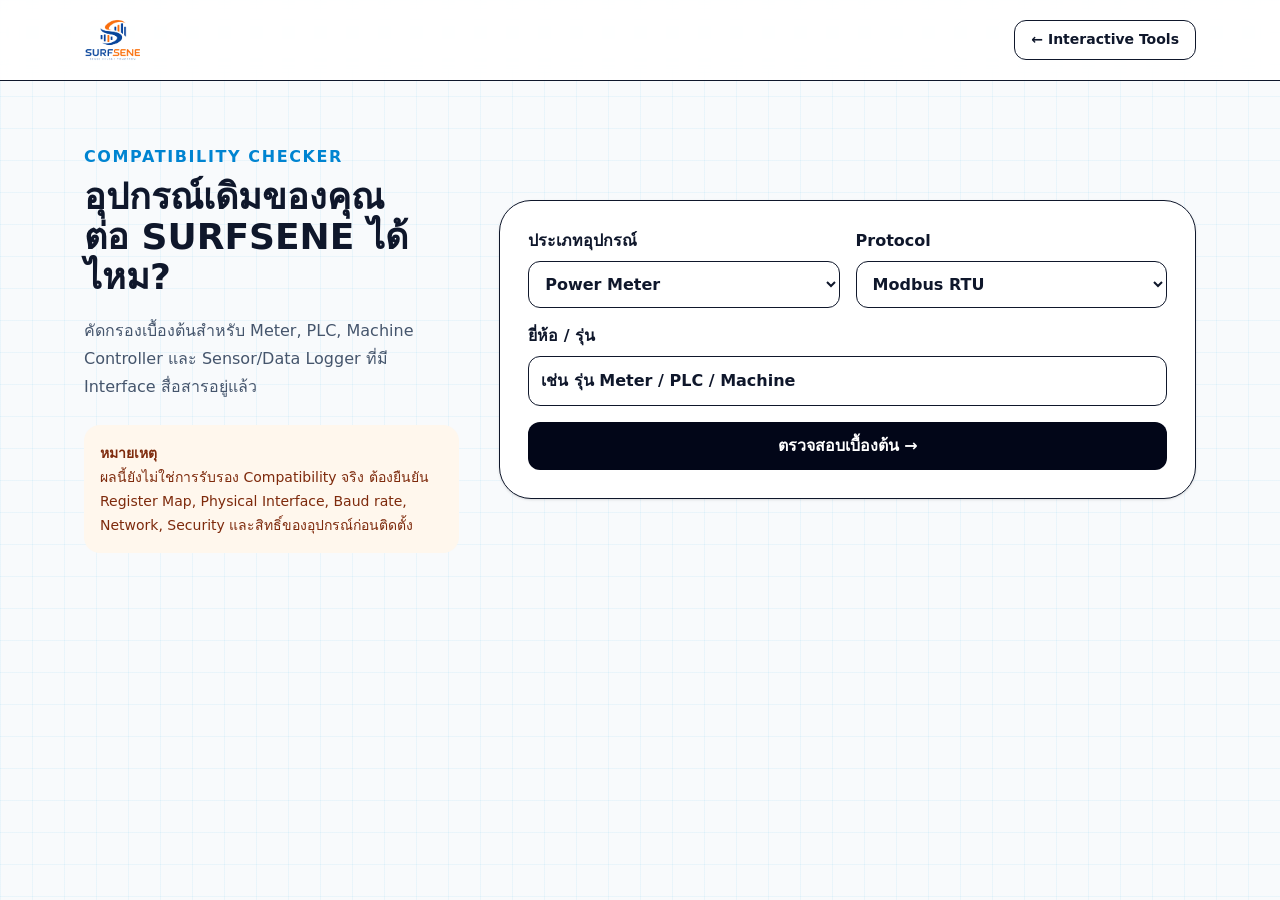
<file: compatibility-checker.html>
<!doctype html><html lang="th"><head><meta charset="utf-8"><meta name="viewport" content="width=device-width,initial-scale=1,viewport-fit=cover"><title>Compatibility Checker | SURFSENE</title><link rel="icon" href="assets/images/favicon.png"><link rel="stylesheet" href="assets/css/tailwind.css"><style>body{font-family:Inter,system-ui,"Segoe UI",sans-serif}.gridbg{background-image:linear-gradient(rgba(14,165,233,.06) 1px,transparent 1px),linear-gradient(90deg,rgba(14,165,233,.06) 1px,transparent 1px);background-size:32px 32px}
/* V10.9 cross-device responsive hardening */
html{-webkit-text-size-adjust:100%;text-size-adjust:100%;scroll-padding-top:96px}body{overflow-x:hidden}img,video,canvas,svg{max-width:100%;height:auto}button,a,input,select,textarea{touch-action:manipulation}input,select,textarea{font-size:16px}button,a{min-height:40px}.safe-bottom{padding-bottom:max(12px,env(safe-area-inset-bottom))}@media(max-width:1023px){.hero{min-height:auto!important;background-position:62% center!important}.hero>div:not(.signal-stream){min-height:auto!important;padding-top:5rem!important;padding-bottom:5rem!important}.cursor-glow{display:none!important}}@media(max-width:767px){html{scroll-padding-top:78px}.hero{background-position:68% center!important}.hero h1{font-size:clamp(2.55rem,12vw,4rem)!important}.hero p{font-size:1rem!important;line-height:1.7!important}section{scroll-margin-top:82px}.flow-track{display:none!important}#productModal>div,#compareModal>div{border-radius:1.25rem!important}.float-help{right:12px!important;bottom:max(12px,env(safe-area-inset-bottom))!important}#miniCartBtn{right:16px!important;bottom:78px!important}.modal-backdrop{padding:10px!important}}@media(max-width:420px){header img[src*="logo"]{max-width:180px}.hero h1{font-size:2.45rem!important}#catalogGrid{grid-template-columns:1fr!important}.cart-drawer{max-width:100%!important}.help-panel{width:calc(100vw - 24px)!important}.flow-node{padding:1rem!important}}@media(min-width:1440px){.hero{background-position:center!important}}
</style></head><body class="min-w-0 gridbg min-h-screen bg-slate-50 text-slate-900"><header class="border-b bg-white/90 backdrop-blur"><nav class="mx-auto flex max-w-6xl items-center justify-between px-5 py-2"><a href="index.html"><img src="assets/images/logo.png" class="h-16 w-auto"></a><a href="index.html#tools" class="rounded-xl border bg-white px-4 py-2 text-sm font-black">← Interactive Tools</a></nav></header><main class="mx-auto grid max-w-6xl gap-10 px-5 py-16 lg:grid-cols-[.7fr_1.3fr] lg:items-center"><div><p class="font-black tracking-widest text-sky-600">COMPATIBILITY CHECKER</p><h1 class="mt-2 text-4xl font-black">อุปกรณ์เดิมของคุณ<br>ต่อ SURFSENE ได้ไหม?</h1><p class="mt-5 leading-7 text-slate-600">คัดกรองเบื้องต้นสำหรับ Meter, PLC, Machine Controller และ Sensor/Data Logger ที่มี Interface สื่อสารอยู่แล้ว</p><div class="mt-6 rounded-2xl bg-orange-50 p-4 text-sm leading-6 text-orange-900"><b>หมายเหตุ</b><br>ผลนี้ยังไม่ใช่การรับรอง Compatibility จริง ต้องยืนยัน Register Map, Physical Interface, Baud rate, Network, Security และสิทธิ์ของอุปกรณ์ก่อนติดตั้ง</div></div><form id="f" class="grid gap-4 rounded-[2rem] border bg-white p-7 shadow-sm sm:grid-cols-2"><label class="font-bold">ประเภทอุปกรณ์<select id="device" class="mt-2 w-full rounded-xl border p-3"><option>Power Meter</option><option>PLC</option><option>Machine Controller</option><option>Sensor / Data Logger</option></select></label><label class="font-bold">Protocol<select id="protocol" class="mt-2 w-full rounded-xl border p-3"><option>Modbus RTU</option><option>Modbus TCP</option><option>OPC UA</option><option>MQTT</option><option>อื่น / ไม่แน่ใจ</option></select></label><label class="font-bold sm:col-span-2">ยี่ห้อ / รุ่น<input id="model" class="mt-2 w-full rounded-xl border p-3" placeholder="เช่น รุ่น Meter / PLC / Machine"></label><button class="rounded-xl bg-slate-950 px-5 py-3 font-black text-white sm:col-span-2">ตรวจสอบเบื้องต้น →</button><div id="result" class="hidden rounded-2xl p-5 text-sm leading-7 sm:col-span-2"></div></form></main><script>f.onsubmit=e=>{e.preventDefault();const unknown=protocol.value==='อื่น / ไม่แน่ใจ';result.className=(unknown?'rounded-2xl bg-amber-50 p-5 text-sm leading-7 text-amber-900 sm:col-span-2':'rounded-2xl bg-emerald-50 p-5 text-sm leading-7 text-emerald-900 sm:col-span-2');result.innerHTML=unknown?'<b>ต้องตรวจสอบเพิ่มเติม</b><br>ส่งคู่มือ Communication หรือภาพ Nameplate/Port เพื่อเลือกแนวทาง Gateway':'<b>✓ มีแนวทางเชื่อมต่อผ่าน SURFSENE Gateway</b><br>'+device.value+' • '+protocol.value+(model.value?' • '+model.value:'')+'<br><span class="text-xs">ขั้นถัดไป: ยืนยัน Interface และ Communication Map ก่อน Commissioning</span>';result.classList.remove('hidden')}</script></body></html>
</file>
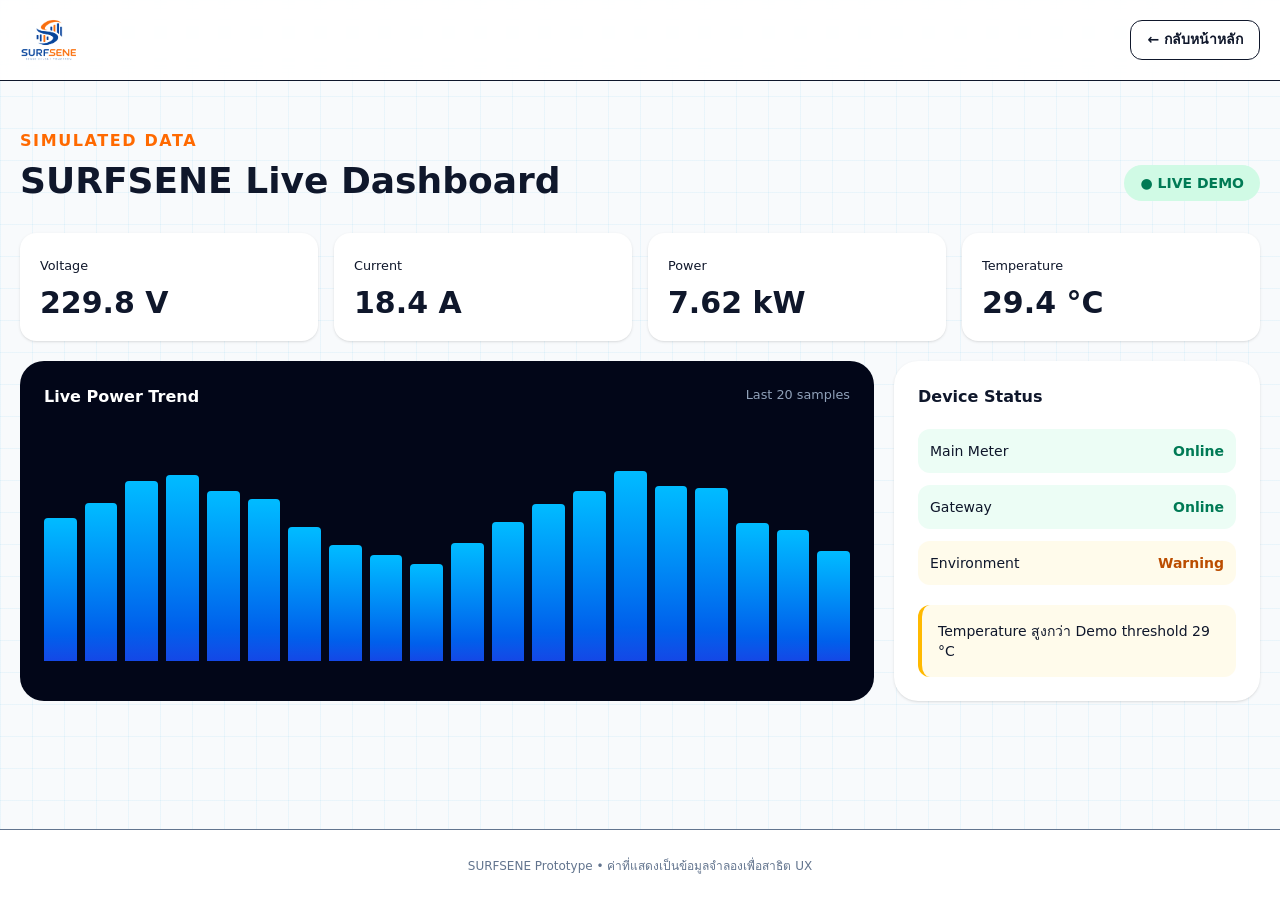
<file: live-dashboard.html>
<!doctype html><html lang="th"><head><meta charset="utf-8"><meta name="viewport" content="width=device-width,initial-scale=1,viewport-fit=cover"><link rel="icon" href="assets/images/favicon.png"><link rel="stylesheet" href="assets/css/tailwind.css"><style>body{font-family:Inter,system-ui,"Segoe UI",sans-serif}.gridbg{background-image:linear-gradient(rgba(14,165,233,.06) 1px,transparent 1px),linear-gradient(90deg,rgba(14,165,233,.06) 1px,transparent 1px);background-size:32px 32px}.node.active{border-color:#f97316;background:#fff7ed}.pulse{animation:p 1.8s infinite}@keyframes p{50%{opacity:.45}}@media(prefers-reduced-motion:reduce){.pulse{animation:none}}
/* V10.9 cross-device responsive hardening */
html{-webkit-text-size-adjust:100%;text-size-adjust:100%;scroll-padding-top:96px}body{overflow-x:hidden}img,video,canvas,svg{max-width:100%;height:auto}button,a,input,select,textarea{touch-action:manipulation}input,select,textarea{font-size:16px}button,a{min-height:40px}.safe-bottom{padding-bottom:max(12px,env(safe-area-inset-bottom))}@media(max-width:1023px){.hero{min-height:auto!important;background-position:62% center!important}.hero>div:not(.signal-stream){min-height:auto!important;padding-top:5rem!important;padding-bottom:5rem!important}.cursor-glow{display:none!important}}@media(max-width:767px){html{scroll-padding-top:78px}.hero{background-position:68% center!important}.hero h1{font-size:clamp(2.55rem,12vw,4rem)!important}.hero p{font-size:1rem!important;line-height:1.7!important}section{scroll-margin-top:82px}.flow-track{display:none!important}#productModal>div,#compareModal>div{border-radius:1.25rem!important}.float-help{right:12px!important;bottom:max(12px,env(safe-area-inset-bottom))!important}#miniCartBtn{right:16px!important;bottom:78px!important}.modal-backdrop{padding:10px!important}}@media(max-width:420px){header img[src*="logo"]{max-width:180px}.hero h1{font-size:2.45rem!important}#catalogGrid{grid-template-columns:1fr!important}.cart-drawer{max-width:100%!important}.help-panel{width:calc(100vw - 24px)!important}.flow-node{padding:1rem!important}}@media(min-width:1440px){.hero{background-position:center!important}}
</style><title>Live Dashboard Demo | SURFSENE</title></head><body class="min-w-0 gridbg min-h-screen bg-slate-50 text-slate-900"><header class="border-b bg-white/90 backdrop-blur"><nav class="mx-auto flex max-w-7xl items-center justify-between px-5 py-2"><a href="index.html"><img src="assets/images/logo.png" class="h-16 w-auto"></a><a href="index.html#tools" class="rounded-xl border px-4 py-2 text-sm font-black">← กลับหน้าหลัก</a></nav></header><main class="mx-auto max-w-7xl px-5 py-12"><div class="flex flex-wrap items-end justify-between gap-4"><div><p class="font-black tracking-widest text-orange-500">SIMULATED DATA</p><h1 class="mt-2 text-4xl font-black">SURFSENE Live Dashboard</h1></div><span class="rounded-full bg-emerald-100 px-4 py-2 text-sm font-black text-emerald-700 pulse">● LIVE DEMO</span></div><div class="mt-8 grid gap-4 sm:grid-cols-2 lg:grid-cols-4"><div class="rounded-2xl bg-white p-5 shadow-sm"><small>Voltage</small><b id="v" class="mt-2 block text-3xl">229.8 V</b></div><div class="rounded-2xl bg-white p-5 shadow-sm"><small>Current</small><b id="a" class="mt-2 block text-3xl">18.4 A</b></div><div class="rounded-2xl bg-white p-5 shadow-sm"><small>Power</small><b id="kw" class="mt-2 block text-3xl">7.62 kW</b></div><div class="rounded-2xl bg-white p-5 shadow-sm"><small>Temperature</small><b id="t" class="mt-2 block text-3xl">29.4 °C</b></div></div><div class="mt-5 grid gap-5 lg:grid-cols-[1.4fr_.6fr]"><div class="rounded-3xl bg-slate-950 p-6 text-white"><div class="flex justify-between"><b>Live Power Trend</b><small class="text-slate-400">Last 20 samples</small></div><div id="chart" class="mt-7 flex h-56 items-end gap-2"></div></div><div class="rounded-3xl bg-white p-6 shadow-sm"><b>Device Status</b><div class="mt-5 grid gap-3 text-sm"><div class="flex justify-between rounded-xl bg-emerald-50 p-3"><span>Main Meter</span><b class="text-emerald-700">Online</b></div><div class="flex justify-between rounded-xl bg-emerald-50 p-3"><span>Gateway</span><b class="text-emerald-700">Online</b></div><div class="flex justify-between rounded-xl bg-amber-50 p-3"><span>Environment</span><b class="text-amber-700">Warning</b></div></div><div class="mt-5 rounded-xl border-l-4 border-amber-400 bg-amber-50 p-4 text-sm">Temperature สูงกว่า Demo threshold 29 °C</div></div></div></main><script>let vals=Array.from({length:20},(_,i)=>60+Math.sin(i*.55)*18+Math.random()*8);function draw(){chart.innerHTML=vals.map(x=>`<i class="flex-1 rounded-t bg-gradient-to-t from-blue-700 to-sky-400" style="height:${x}%"></i>`).join('')}function tick(){const n=62+Math.sin(Date.now()/2200)*17+Math.random()*8;vals=[...vals.slice(1),n];v.textContent=(229.8+Math.random()*1.8-0.9).toFixed(1)+' V';a.textContent=(18.4+Math.random()*1.2-.6).toFixed(1)+' A';kw.textContent=(7.62+Math.random()*.34-.17).toFixed(2)+' kW';t.textContent=(29.4+Math.random()*.6-.3).toFixed(1)+' °C';draw()}draw();if(!matchMedia('(prefers-reduced-motion: reduce)').matches)setInterval(()=>{if(!document.hidden)tick()},1400);</script><footer class="mt-20 border-t bg-white py-7 text-center text-xs text-slate-500">SURFSENE Prototype • ค่าที่แสดงเป็นข้อมูลจำลองเพื่อสาธิต UX</footer></body></html>
</file>
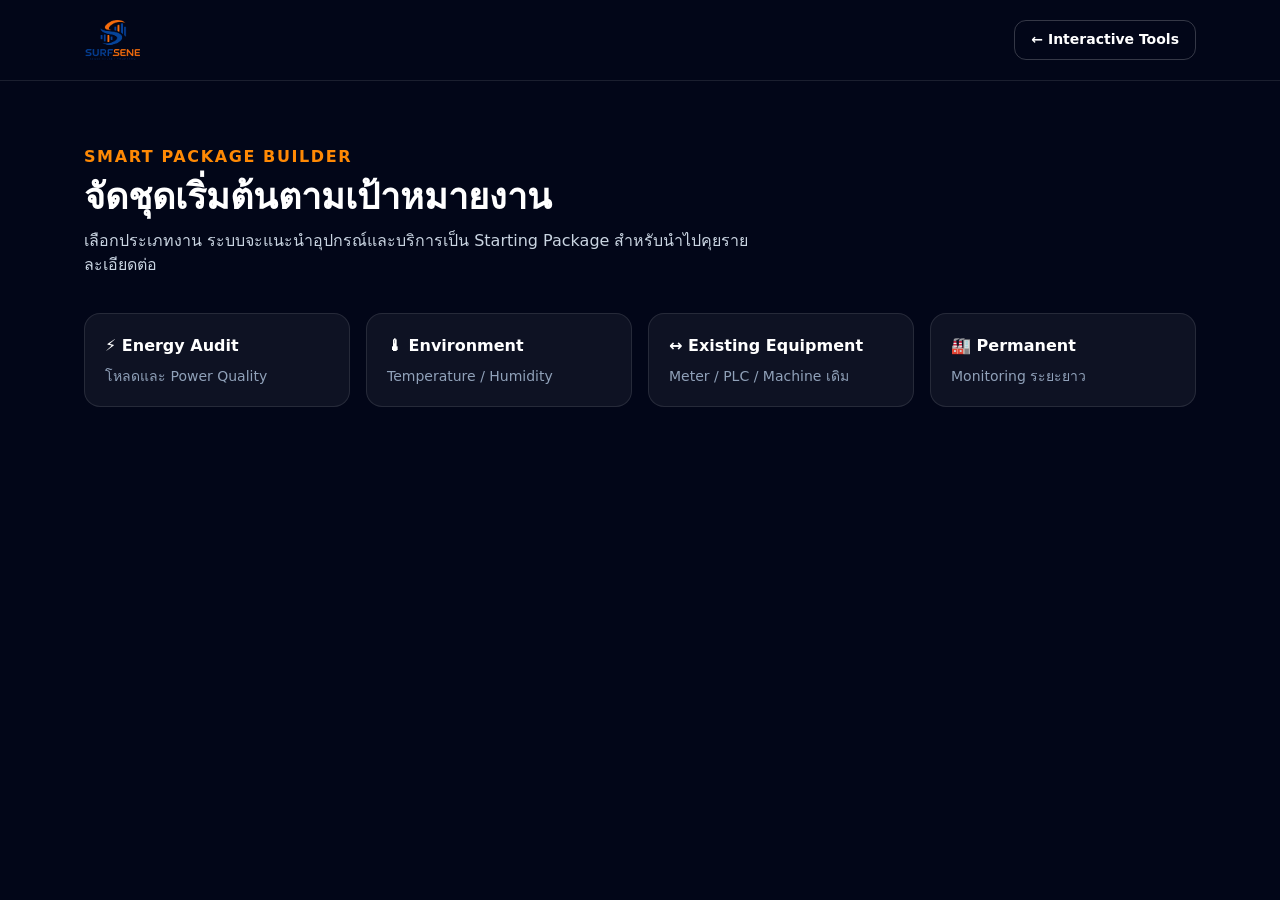
<file: package-builder.html>
<!doctype html><html lang="th"><head><meta charset="utf-8"><meta name="viewport" content="width=device-width,initial-scale=1,viewport-fit=cover"><title>Smart Package Builder | SURFSENE</title><link rel="icon" href="assets/images/favicon.png"><link rel="stylesheet" href="assets/css/tailwind.css"><style>body{font-family:Inter,system-ui,"Segoe UI",sans-serif}.choice.active{outline:2px solid #f97316;background:#fff7ed;color:#9a3412}
/* V10.9 cross-device responsive hardening */
html{-webkit-text-size-adjust:100%;text-size-adjust:100%;scroll-padding-top:96px}body{overflow-x:hidden}img,video,canvas,svg{max-width:100%;height:auto}button,a,input,select,textarea{touch-action:manipulation}input,select,textarea{font-size:16px}button,a{min-height:40px}.safe-bottom{padding-bottom:max(12px,env(safe-area-inset-bottom))}@media(max-width:1023px){.hero{min-height:auto!important;background-position:62% center!important}.hero>div:not(.signal-stream){min-height:auto!important;padding-top:5rem!important;padding-bottom:5rem!important}.cursor-glow{display:none!important}}@media(max-width:767px){html{scroll-padding-top:78px}.hero{background-position:68% center!important}.hero h1{font-size:clamp(2.55rem,12vw,4rem)!important}.hero p{font-size:1rem!important;line-height:1.7!important}section{scroll-margin-top:82px}.flow-track{display:none!important}#productModal>div,#compareModal>div{border-radius:1.25rem!important}.float-help{right:12px!important;bottom:max(12px,env(safe-area-inset-bottom))!important}#miniCartBtn{right:16px!important;bottom:78px!important}.modal-backdrop{padding:10px!important}}@media(max-width:420px){header img[src*="logo"]{max-width:180px}.hero h1{font-size:2.45rem!important}#catalogGrid{grid-template-columns:1fr!important}.cart-drawer{max-width:100%!important}.help-panel{width:calc(100vw - 24px)!important}.flow-node{padding:1rem!important}}@media(min-width:1440px){.hero{background-position:center!important}}
</style></head><body class="min-w-0 min-h-screen bg-slate-950 text-white"><header class="border-b border-white/10"><nav class="mx-auto flex max-w-6xl items-center justify-between px-5 py-2"><a href="index.html"><img src="assets/images/logo.png" class="h-16 w-auto"></a><a href="index.html#tools" class="rounded-xl border border-white/20 px-4 py-2 text-sm font-black">← Interactive Tools</a></nav></header><main class="mx-auto max-w-6xl px-5 py-16"><p class="font-black tracking-widest text-orange-400">SMART PACKAGE BUILDER</p><h1 class="mt-2 text-4xl font-black">จัดชุดเริ่มต้นตามเป้าหมายงาน</h1><p class="mt-3 max-w-2xl text-slate-300">เลือกประเภทงาน ระบบจะแนะนำอุปกรณ์และบริการเป็น Starting Package สำหรับนำไปคุยรายละเอียดต่อ</p><div id="choices" class="mt-9 grid gap-4 md:grid-cols-2 lg:grid-cols-4"><button class="choice rounded-2xl border border-white/10 bg-white/5 p-5 text-left" data-k="audit"><b>⚡ Energy Audit</b><p class="mt-2 text-sm text-slate-400">โหลดและ Power Quality</p></button><button class="choice rounded-2xl border border-white/10 bg-white/5 p-5 text-left" data-k="env"><b>🌡 Environment</b><p class="mt-2 text-sm text-slate-400">Temperature / Humidity</p></button><button class="choice rounded-2xl border border-white/10 bg-white/5 p-5 text-left" data-k="connect"><b>↔ Existing Equipment</b><p class="mt-2 text-sm text-slate-400">Meter / PLC / Machine เดิม</p></button><button class="choice rounded-2xl border border-white/10 bg-white/5 p-5 text-left" data-k="permanent"><b>🏭 Permanent</b><p class="mt-2 text-sm text-slate-400">Monitoring ระยะยาว</p></button></div><div id="result" class="mt-7 hidden rounded-[2rem] bg-white p-7 text-slate-900"></div></main><script>const data={audit:['Energy Audit Starter Kit','Portable Power Quality Analyzer','Flexible CT / Voltage Leads','Protective Case','Self-install หรือ On-site'],env:['Environmental Survey Kit','Temperature / Humidity Sensor','External Probe','Data Export','Self-install หรือ On-site'],connect:['Connectivity Starter Kit','Industrial IoT Gateway','RS485 / Ethernet Kit','Protocol Verification','Remote / On-site Commissioning'],permanent:['Permanent Monitoring','Site Survey','Meter / Sensor Selection','Gateway + Network','Installation + Commissioning']};choices.querySelectorAll('.choice').forEach(b=>b.onclick=()=>{choices.querySelectorAll('.choice').forEach(x=>x.classList.remove('active'));b.classList.add('active');const x=data[b.dataset.k];result.classList.remove('hidden');result.innerHTML=`<p class="text-xs font-black tracking-widest text-orange-500">RECOMMENDED STARTING POINT</p><h2 class="mt-2 text-2xl font-black">${x[0]}</h2><div class="mt-5 grid gap-2">${x.slice(1).map(y=>`<div class="rounded-xl bg-slate-50 p-3 font-bold">✓ ${y}</div>`).join('')}</div><a href="index.html#catalog" class="mt-6 inline-block rounded-xl bg-orange-500 px-5 py-3 font-black text-white">ไป Rental Catalog →</a>`})</script></body></html>
</file>
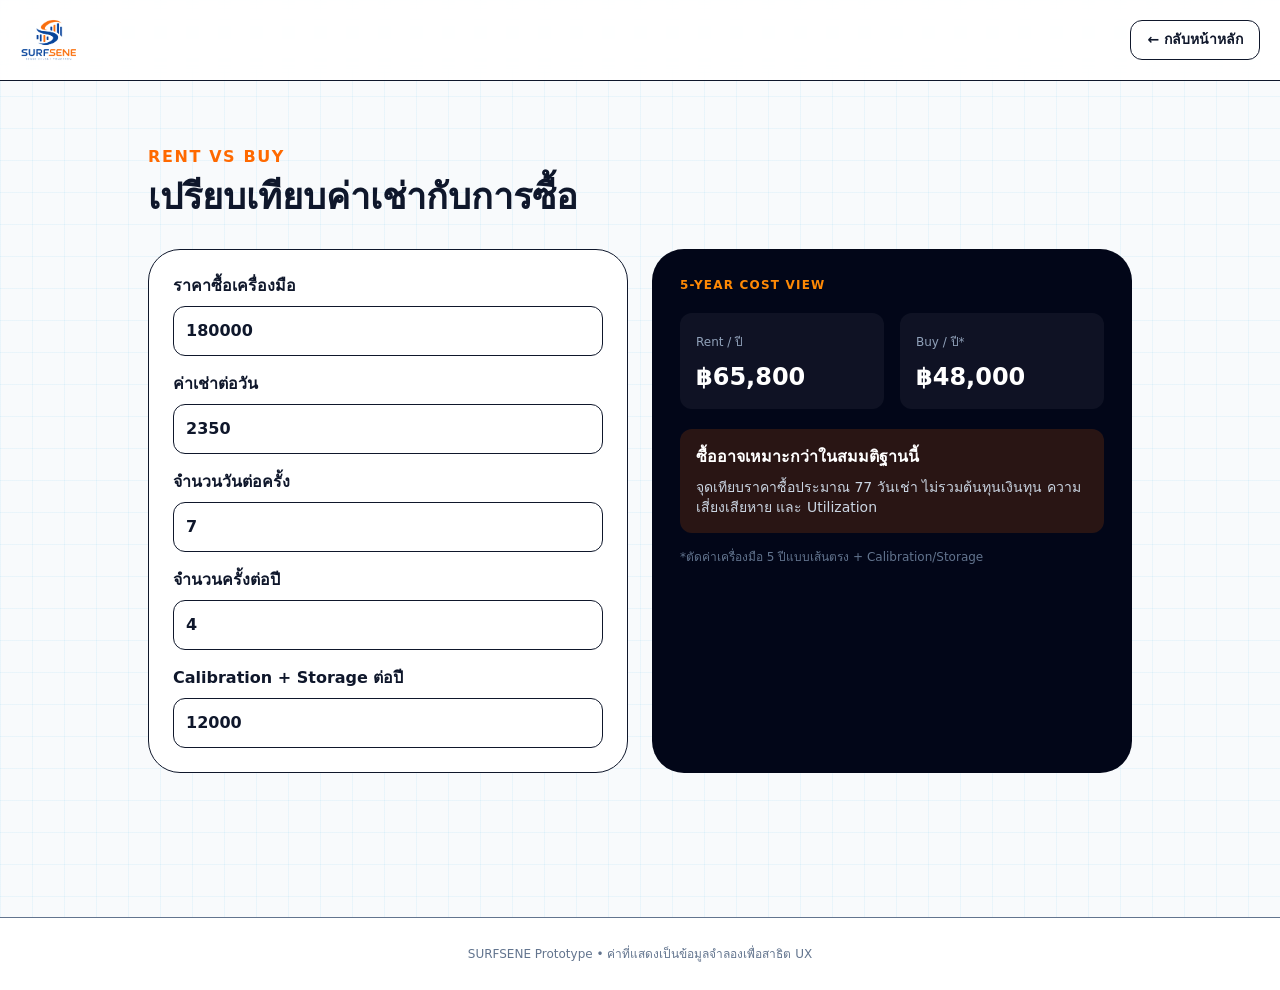
<file: rent-vs-buy.html>
<!doctype html><html lang="th"><head><meta charset="utf-8"><meta name="viewport" content="width=device-width,initial-scale=1,viewport-fit=cover"><link rel="icon" href="assets/images/favicon.png"><link rel="stylesheet" href="assets/css/tailwind.css"><style>body{font-family:Inter,system-ui,"Segoe UI",sans-serif}.gridbg{background-image:linear-gradient(rgba(14,165,233,.06) 1px,transparent 1px),linear-gradient(90deg,rgba(14,165,233,.06) 1px,transparent 1px);background-size:32px 32px}.node.active{border-color:#f97316;background:#fff7ed}.pulse{animation:p 1.8s infinite}@keyframes p{50%{opacity:.45}}@media(prefers-reduced-motion:reduce){.pulse{animation:none}}
/* V10.9 cross-device responsive hardening */
html{-webkit-text-size-adjust:100%;text-size-adjust:100%;scroll-padding-top:96px}body{overflow-x:hidden}img,video,canvas,svg{max-width:100%;height:auto}button,a,input,select,textarea{touch-action:manipulation}input,select,textarea{font-size:16px}button,a{min-height:40px}.safe-bottom{padding-bottom:max(12px,env(safe-area-inset-bottom))}@media(max-width:1023px){.hero{min-height:auto!important;background-position:62% center!important}.hero>div:not(.signal-stream){min-height:auto!important;padding-top:5rem!important;padding-bottom:5rem!important}.cursor-glow{display:none!important}}@media(max-width:767px){html{scroll-padding-top:78px}.hero{background-position:68% center!important}.hero h1{font-size:clamp(2.55rem,12vw,4rem)!important}.hero p{font-size:1rem!important;line-height:1.7!important}section{scroll-margin-top:82px}.flow-track{display:none!important}#productModal>div,#compareModal>div{border-radius:1.25rem!important}.float-help{right:12px!important;bottom:max(12px,env(safe-area-inset-bottom))!important}#miniCartBtn{right:16px!important;bottom:78px!important}.modal-backdrop{padding:10px!important}}@media(max-width:420px){header img[src*="logo"]{max-width:180px}.hero h1{font-size:2.45rem!important}#catalogGrid{grid-template-columns:1fr!important}.cart-drawer{max-width:100%!important}.help-panel{width:calc(100vw - 24px)!important}.flow-node{padding:1rem!important}}@media(min-width:1440px){.hero{background-position:center!important}}
</style><title>Rent vs Buy | SURFSENE</title></head><body class="min-w-0 gridbg min-h-screen bg-slate-50 text-slate-900"><header class="border-b bg-white/90 backdrop-blur"><nav class="mx-auto flex max-w-7xl items-center justify-between px-5 py-2"><a href="index.html"><img src="assets/images/logo.png" class="h-16 w-auto"></a><a href="index.html#tools" class="rounded-xl border px-4 py-2 text-sm font-black">← กลับหน้าหลัก</a></nav></header><main class="mx-auto max-w-5xl px-5 py-16"><p class="font-black tracking-widest text-orange-500">RENT VS BUY</p><h1 class="mt-2 text-4xl font-black">เปรียบเทียบค่าเช่ากับการซื้อ</h1><div class="mt-8 grid gap-6 lg:grid-cols-2"><form id="f" class="grid gap-4 rounded-[2rem] border bg-white p-6"><label class="font-bold">ราคาซื้อเครื่องมือ<input id="buy" type="number" value="180000" min="1000" class="mt-2 w-full rounded-xl border p-3"></label><label class="font-bold">ค่าเช่าต่อวัน<input id="rent" type="number" value="2350" min="1" class="mt-2 w-full rounded-xl border p-3"></label><label class="font-bold">จำนวนวันต่อครั้ง<input id="days" type="number" value="7" min="1" class="mt-2 w-full rounded-xl border p-3"></label><label class="font-bold">จำนวนครั้งต่อปี<input id="times" type="number" value="4" min="1" class="mt-2 w-full rounded-xl border p-3"></label><label class="font-bold">Calibration + Storage ต่อปี<input id="maint" type="number" value="12000" min="0" class="mt-2 w-full rounded-xl border p-3"></label></form><div id="result" class="rounded-[2rem] bg-slate-950 p-7 text-white"></div></div></main><script>const fmt=n=>new Intl.NumberFormat('th-TH',{maximumFractionDigits:0}).format(n);function calc(){const annualRent=+rent.value*+days.value*+times.value,annualBuy=(+buy.value/5)+(+maint.value),breakDays=(+buy.value)/(+rent.value);const winner=annualRent<annualBuy?'เช่าเหมาะกว่าในสมมติฐานนี้':'ซื้ออาจเหมาะกว่าในสมมติฐานนี้';result.innerHTML=`<p class="text-xs font-black tracking-widest text-orange-400">5-YEAR COST VIEW</p><div class="mt-5 grid grid-cols-2 gap-4"><div class="rounded-xl bg-white/5 p-4"><span class="text-xs text-slate-400">Rent / ปี</span><b class="mt-2 block text-2xl">฿${fmt(annualRent)}</b></div><div class="rounded-xl bg-white/5 p-4"><span class="text-xs text-slate-400">Buy / ปี*</span><b class="mt-2 block text-2xl">฿${fmt(annualBuy)}</b></div></div><div class="mt-5 rounded-xl bg-orange-500/15 p-4"><b>${winner}</b><p class="mt-2 text-sm text-slate-300">จุดเทียบราคาซื้อประมาณ ${fmt(breakDays)} วันเช่า ไม่รวมต้นทุนเงินทุน ความเสี่ยงเสียหาย และ Utilization</p></div><p class="mt-4 text-xs text-slate-500">*ตัดค่าเครื่องมือ 5 ปีแบบเส้นตรง + Calibration/Storage</p>`}f.addEventListener('input',calc);calc();</script><footer class="mt-20 border-t bg-white py-7 text-center text-xs text-slate-500">SURFSENE Prototype • ค่าที่แสดงเป็นข้อมูลจำลองเพื่อสาธิต UX</footer></body></html>
</file>
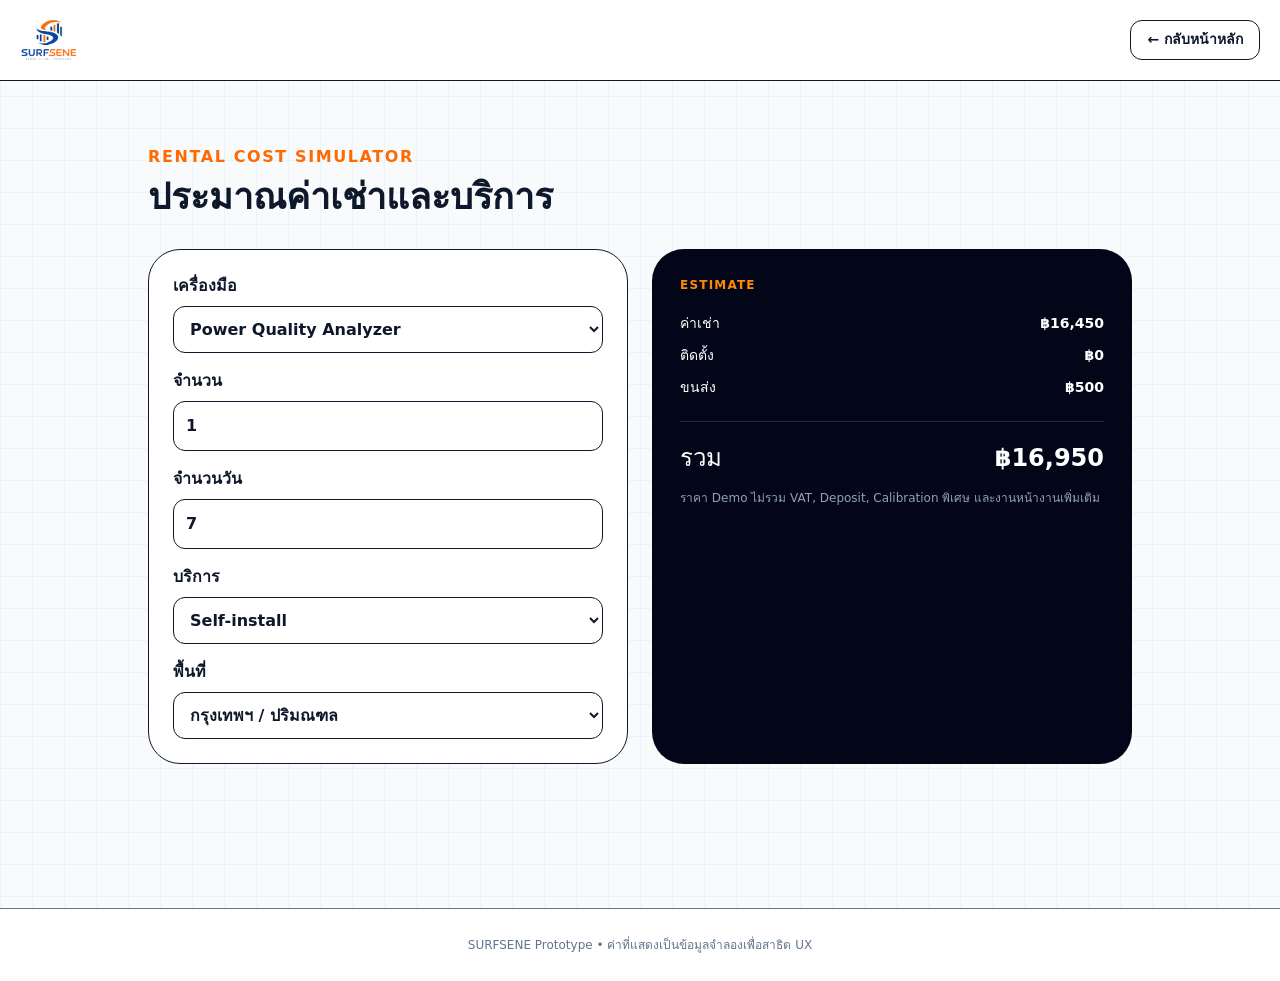
<file: rental-simulator.html>
<!doctype html><html lang="th"><head><meta charset="utf-8"><meta name="viewport" content="width=device-width,initial-scale=1,viewport-fit=cover"><link rel="icon" href="assets/images/favicon.png"><link rel="stylesheet" href="assets/css/tailwind.css"><style>body{font-family:Inter,system-ui,"Segoe UI",sans-serif}.gridbg{background-image:linear-gradient(rgba(14,165,233,.06) 1px,transparent 1px),linear-gradient(90deg,rgba(14,165,233,.06) 1px,transparent 1px);background-size:32px 32px}.node.active{border-color:#f97316;background:#fff7ed}.pulse{animation:p 1.8s infinite}@keyframes p{50%{opacity:.45}}@media(prefers-reduced-motion:reduce){.pulse{animation:none}}
/* V10.9 cross-device responsive hardening */
html{-webkit-text-size-adjust:100%;text-size-adjust:100%;scroll-padding-top:96px}body{overflow-x:hidden}img,video,canvas,svg{max-width:100%;height:auto}button,a,input,select,textarea{touch-action:manipulation}input,select,textarea{font-size:16px}button,a{min-height:40px}.safe-bottom{padding-bottom:max(12px,env(safe-area-inset-bottom))}@media(max-width:1023px){.hero{min-height:auto!important;background-position:62% center!important}.hero>div:not(.signal-stream){min-height:auto!important;padding-top:5rem!important;padding-bottom:5rem!important}.cursor-glow{display:none!important}}@media(max-width:767px){html{scroll-padding-top:78px}.hero{background-position:68% center!important}.hero h1{font-size:clamp(2.55rem,12vw,4rem)!important}.hero p{font-size:1rem!important;line-height:1.7!important}section{scroll-margin-top:82px}.flow-track{display:none!important}#productModal>div,#compareModal>div{border-radius:1.25rem!important}.float-help{right:12px!important;bottom:max(12px,env(safe-area-inset-bottom))!important}#miniCartBtn{right:16px!important;bottom:78px!important}.modal-backdrop{padding:10px!important}}@media(max-width:420px){header img[src*="logo"]{max-width:180px}.hero h1{font-size:2.45rem!important}#catalogGrid{grid-template-columns:1fr!important}.cart-drawer{max-width:100%!important}.help-panel{width:calc(100vw - 24px)!important}.flow-node{padding:1rem!important}}@media(min-width:1440px){.hero{background-position:center!important}}
</style><title>Rental Cost Simulator | SURFSENE</title></head><body class="min-w-0 gridbg min-h-screen bg-slate-50 text-slate-900"><header class="border-b bg-white/90 backdrop-blur"><nav class="mx-auto flex max-w-7xl items-center justify-between px-5 py-2"><a href="index.html"><img src="assets/images/logo.png" class="h-16 w-auto"></a><a href="index.html#tools" class="rounded-xl border px-4 py-2 text-sm font-black">← กลับหน้าหลัก</a></nav></header><main class="mx-auto max-w-5xl px-5 py-16"><p class="font-black tracking-widest text-orange-500">RENTAL COST SIMULATOR</p><h1 class="mt-2 text-4xl font-black">ประมาณค่าเช่าและบริการ</h1><div class="mt-8 grid gap-6 lg:grid-cols-2"><form id="f" class="grid gap-4 rounded-[2rem] border bg-white p-6"><label class="font-bold">เครื่องมือ<select id="product" class="mt-2 w-full rounded-xl border p-3"><option value="2350">Power Quality Analyzer</option><option value="890">Environmental Kit</option><option value="650">IoT Gateway</option></select></label><label class="font-bold">จำนวน<input id="qty" type="number" min="1" max="20" value="1" class="mt-2 w-full rounded-xl border p-3"></label><label class="font-bold">จำนวนวัน<input id="days" type="number" min="1" max="365" value="7" class="mt-2 w-full rounded-xl border p-3"></label><label class="font-bold">บริการ<select id="service" class="mt-2 w-full rounded-xl border p-3"><option value="0">Self-install</option><option value="4500">On-site Installation</option><option value="7500">Site Survey + Installation</option></select></label><label class="font-bold">พื้นที่<select id="delivery" class="mt-2 w-full rounded-xl border p-3"><option value="500">กรุงเทพฯ / ปริมณฑล</option><option value="1200">ภาคกลาง</option><option value="2200">ต่างจังหวัด</option></select></label></form><div id="result" class="rounded-[2rem] bg-slate-950 p-7 text-white"></div></div></main><script>const fmt=n=>new Intl.NumberFormat('th-TH').format(n);function calc(){const rental=+product.value*+qty.value*+days.value,svc=+service.value,ship=+delivery.value,total=rental+svc+ship;result.innerHTML=`<p class="text-xs font-black tracking-widest text-orange-400">ESTIMATE</p><div class="mt-5 grid gap-3 text-sm"><div class="flex justify-between"><span>ค่าเช่า</span><b>฿${fmt(rental)}</b></div><div class="flex justify-between"><span>ติดตั้ง</span><b>฿${fmt(svc)}</b></div><div class="flex justify-between"><span>ขนส่ง</span><b>฿${fmt(ship)}</b></div></div><div class="mt-6 border-t border-white/15 pt-5 flex justify-between text-2xl"><span>รวม</span><b>฿${fmt(total)}</b></div><p class="mt-4 text-xs text-slate-400">ราคา Demo ไม่รวม VAT, Deposit, Calibration พิเศษ และงานหน้างานเพิ่มเติม</p>`}f.addEventListener('input',calc);calc();</script><footer class="mt-20 border-t bg-white py-7 text-center text-xs text-slate-500">SURFSENE Prototype • ค่าที่แสดงเป็นข้อมูลจำลองเพื่อสาธิต UX</footer></body></html>
</file>
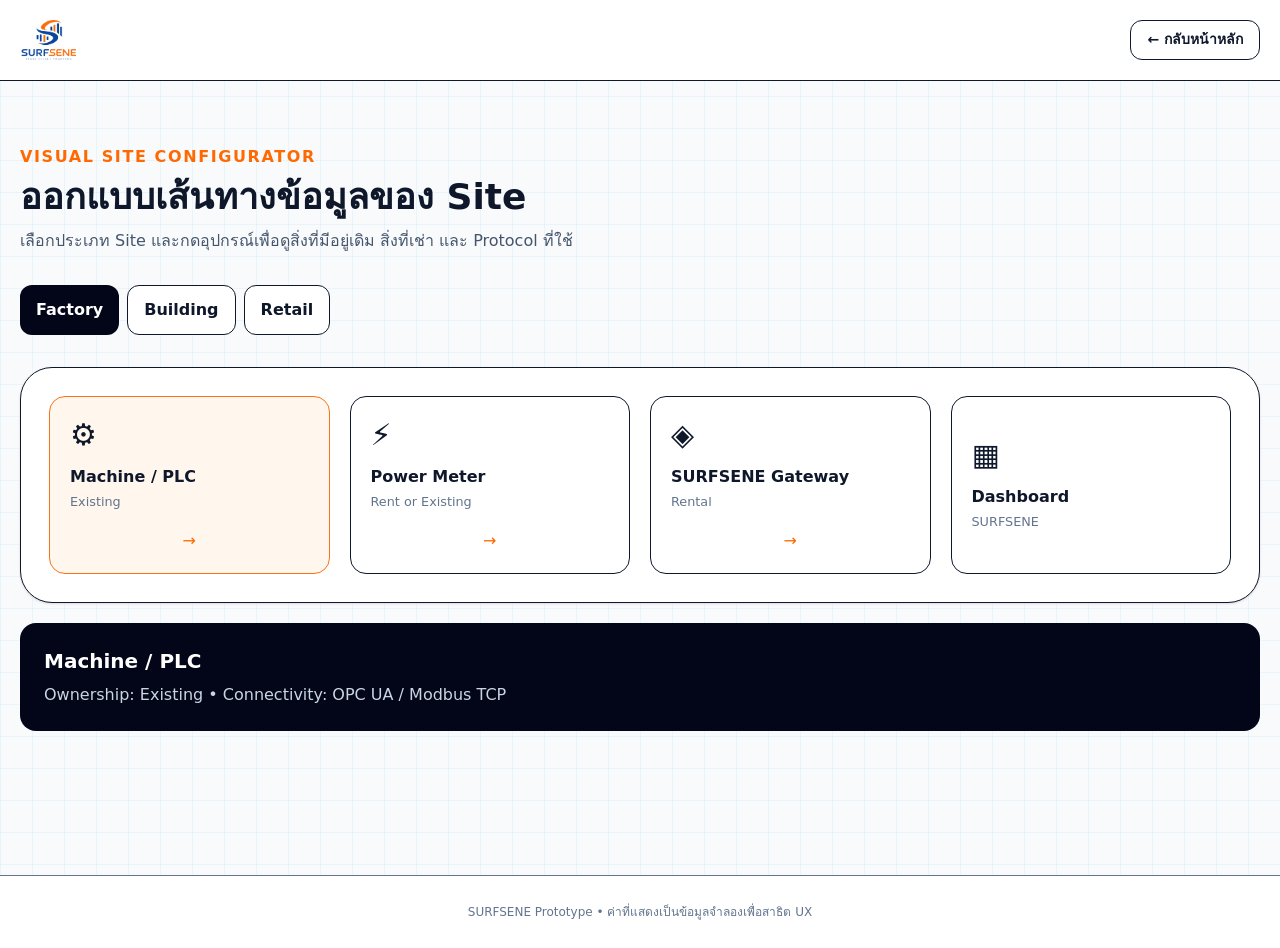
<file: site-configurator.html>
<!doctype html><html lang="th"><head><meta charset="utf-8"><meta name="viewport" content="width=device-width,initial-scale=1,viewport-fit=cover"><link rel="icon" href="assets/images/favicon.png"><link rel="stylesheet" href="assets/css/tailwind.css"><style>body{font-family:Inter,system-ui,"Segoe UI",sans-serif}.gridbg{background-image:linear-gradient(rgba(14,165,233,.06) 1px,transparent 1px),linear-gradient(90deg,rgba(14,165,233,.06) 1px,transparent 1px);background-size:32px 32px}.node.active{border-color:#f97316;background:#fff7ed}.pulse{animation:p 1.8s infinite}@keyframes p{50%{opacity:.45}}@media(prefers-reduced-motion:reduce){.pulse{animation:none}}
/* V10.9 cross-device responsive hardening */
html{-webkit-text-size-adjust:100%;text-size-adjust:100%;scroll-padding-top:96px}body{overflow-x:hidden}img,video,canvas,svg{max-width:100%;height:auto}button,a,input,select,textarea{touch-action:manipulation}input,select,textarea{font-size:16px}button,a{min-height:40px}.safe-bottom{padding-bottom:max(12px,env(safe-area-inset-bottom))}@media(max-width:1023px){.hero{min-height:auto!important;background-position:62% center!important}.hero>div:not(.signal-stream){min-height:auto!important;padding-top:5rem!important;padding-bottom:5rem!important}.cursor-glow{display:none!important}}@media(max-width:767px){html{scroll-padding-top:78px}.hero{background-position:68% center!important}.hero h1{font-size:clamp(2.55rem,12vw,4rem)!important}.hero p{font-size:1rem!important;line-height:1.7!important}section{scroll-margin-top:82px}.flow-track{display:none!important}#productModal>div,#compareModal>div{border-radius:1.25rem!important}.float-help{right:12px!important;bottom:max(12px,env(safe-area-inset-bottom))!important}#miniCartBtn{right:16px!important;bottom:78px!important}.modal-backdrop{padding:10px!important}}@media(max-width:420px){header img[src*="logo"]{max-width:180px}.hero h1{font-size:2.45rem!important}#catalogGrid{grid-template-columns:1fr!important}.cart-drawer{max-width:100%!important}.help-panel{width:calc(100vw - 24px)!important}.flow-node{padding:1rem!important}}@media(min-width:1440px){.hero{background-position:center!important}}
</style><title>Site Configurator | SURFSENE</title></head><body class="min-w-0 gridbg min-h-screen bg-slate-50 text-slate-900"><header class="border-b bg-white/90 backdrop-blur"><nav class="mx-auto flex max-w-7xl items-center justify-between px-5 py-2"><a href="index.html"><img src="assets/images/logo.png" class="h-16 w-auto"></a><a href="index.html#tools" class="rounded-xl border px-4 py-2 text-sm font-black">← กลับหน้าหลัก</a></nav></header><main class="mx-auto max-w-7xl px-5 py-16"><p class="font-black tracking-widest text-orange-500">VISUAL SITE CONFIGURATOR</p><h1 class="mt-2 text-4xl font-black">ออกแบบเส้นทางข้อมูลของ Site</h1><p class="mt-3 text-slate-600">เลือกประเภท Site และกดอุปกรณ์เพื่อดูสิ่งที่มีอยู่เดิม สิ่งที่เช่า และ Protocol ที่ใช้</p><div class="mt-8 flex flex-wrap gap-2"><button class="site rounded-xl bg-slate-950 px-4 py-3 font-bold text-white" data-v="factory">Factory</button><button class="site rounded-xl border bg-white px-4 py-3 font-bold" data-v="building">Building</button><button class="site rounded-xl border bg-white px-4 py-3 font-bold" data-v="retail">Retail</button></div><div id="canvas" class="mt-8 grid gap-5 rounded-[2rem] border bg-white p-7 shadow-sm md:grid-cols-4"></div><div id="detail" class="mt-5 rounded-2xl bg-slate-950 p-6 text-white"></div></main><script>const maps={factory:[['⚙','Machine / PLC','Existing','OPC UA / Modbus TCP'],['⚡','Power Meter','Rent or Existing','Modbus RTU'],['◈','SURFSENE Gateway','Rental','RS485 / Ethernet / MQTT'],['▦','Dashboard','SURFSENE','Live / History / Alert']],building:[['🌡','Environment Sensor','Rental','RS485'],['⚡','Main Meter','Existing','Modbus RTU'],['◈','Gateway','Rental','Modbus / MQTT'],['▦','Dashboard','SURFSENE','Multi-zone']],retail:[['🔌','Branch Meter','Rent or Existing','Modbus'],['❄','HVAC Sensor','Rental','RS485'],['◈','Gateway','Rental','4G / Ethernet'],['▦','Multi-site','SURFSENE','Branch comparison']]};let active='factory';function render(){canvas.innerHTML=maps[active].map((x,i)=>`<button class="node rounded-2xl border p-5 text-left" data-i="${i}"><span class="text-3xl">${x[0]}</span><b class="mt-3 block">${x[1]}</b><small class="text-slate-500">${x[2]}</small>${i<3?'<div class="mt-4 text-center text-orange-500">→</div>':''}</button>`).join('');canvas.querySelectorAll('.node').forEach(b=>b.onclick=()=>{canvas.querySelectorAll('.node').forEach(x=>x.classList.remove('active'));b.classList.add('active');const x=maps[active][+b.dataset.i];detail.innerHTML=`<b class="text-xl">${x[1]}</b><p class="mt-2 text-slate-300">Ownership: ${x[2]} • Connectivity: ${x[3]}</p>`});canvas.querySelector('.node').click()}document.querySelectorAll('.site').forEach(b=>b.onclick=()=>{active=b.dataset.v;document.querySelectorAll('.site').forEach(x=>x.className='site rounded-xl border bg-white px-4 py-3 font-bold');b.className='site rounded-xl bg-slate-950 px-4 py-3 font-bold text-white';render()});render();</script><footer class="mt-20 border-t bg-white py-7 text-center text-xs text-slate-500">SURFSENE Prototype • ค่าที่แสดงเป็นข้อมูลจำลองเพื่อสาธิต UX</footer></body></html>
</file>
